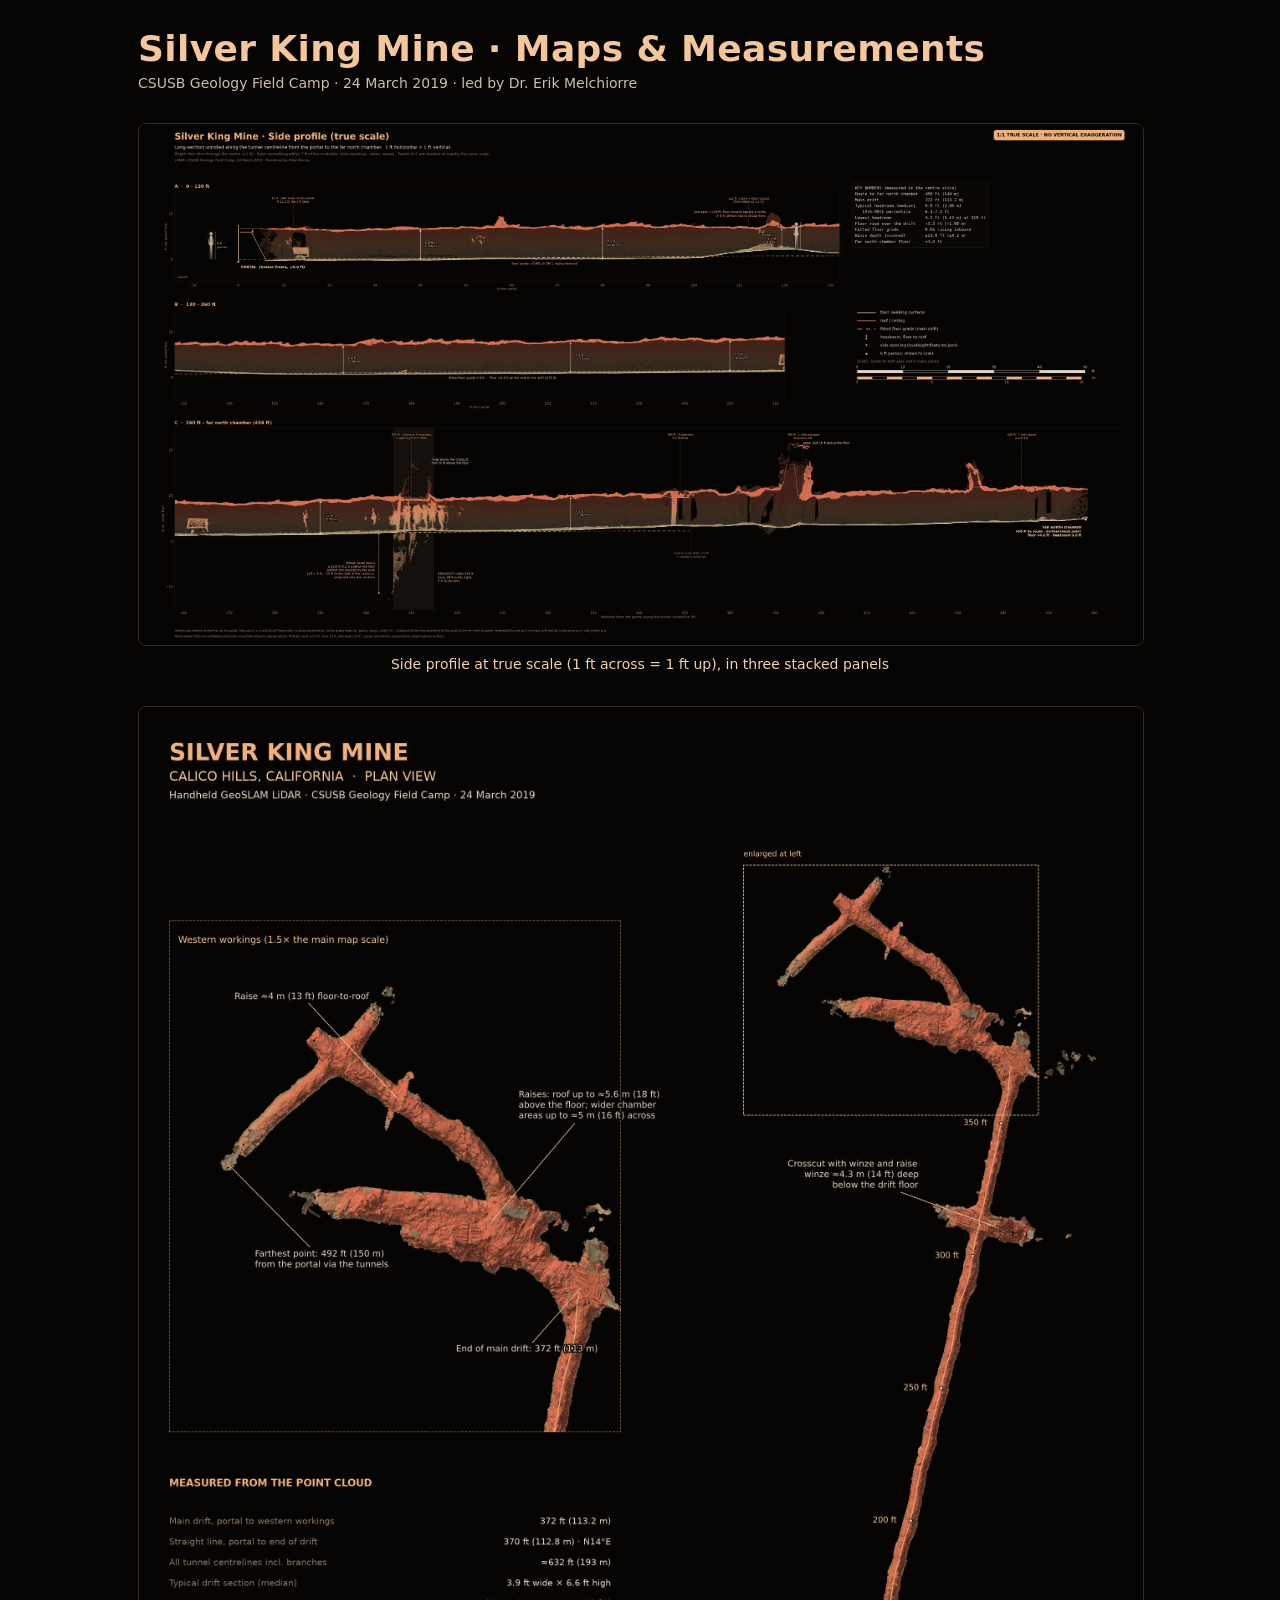
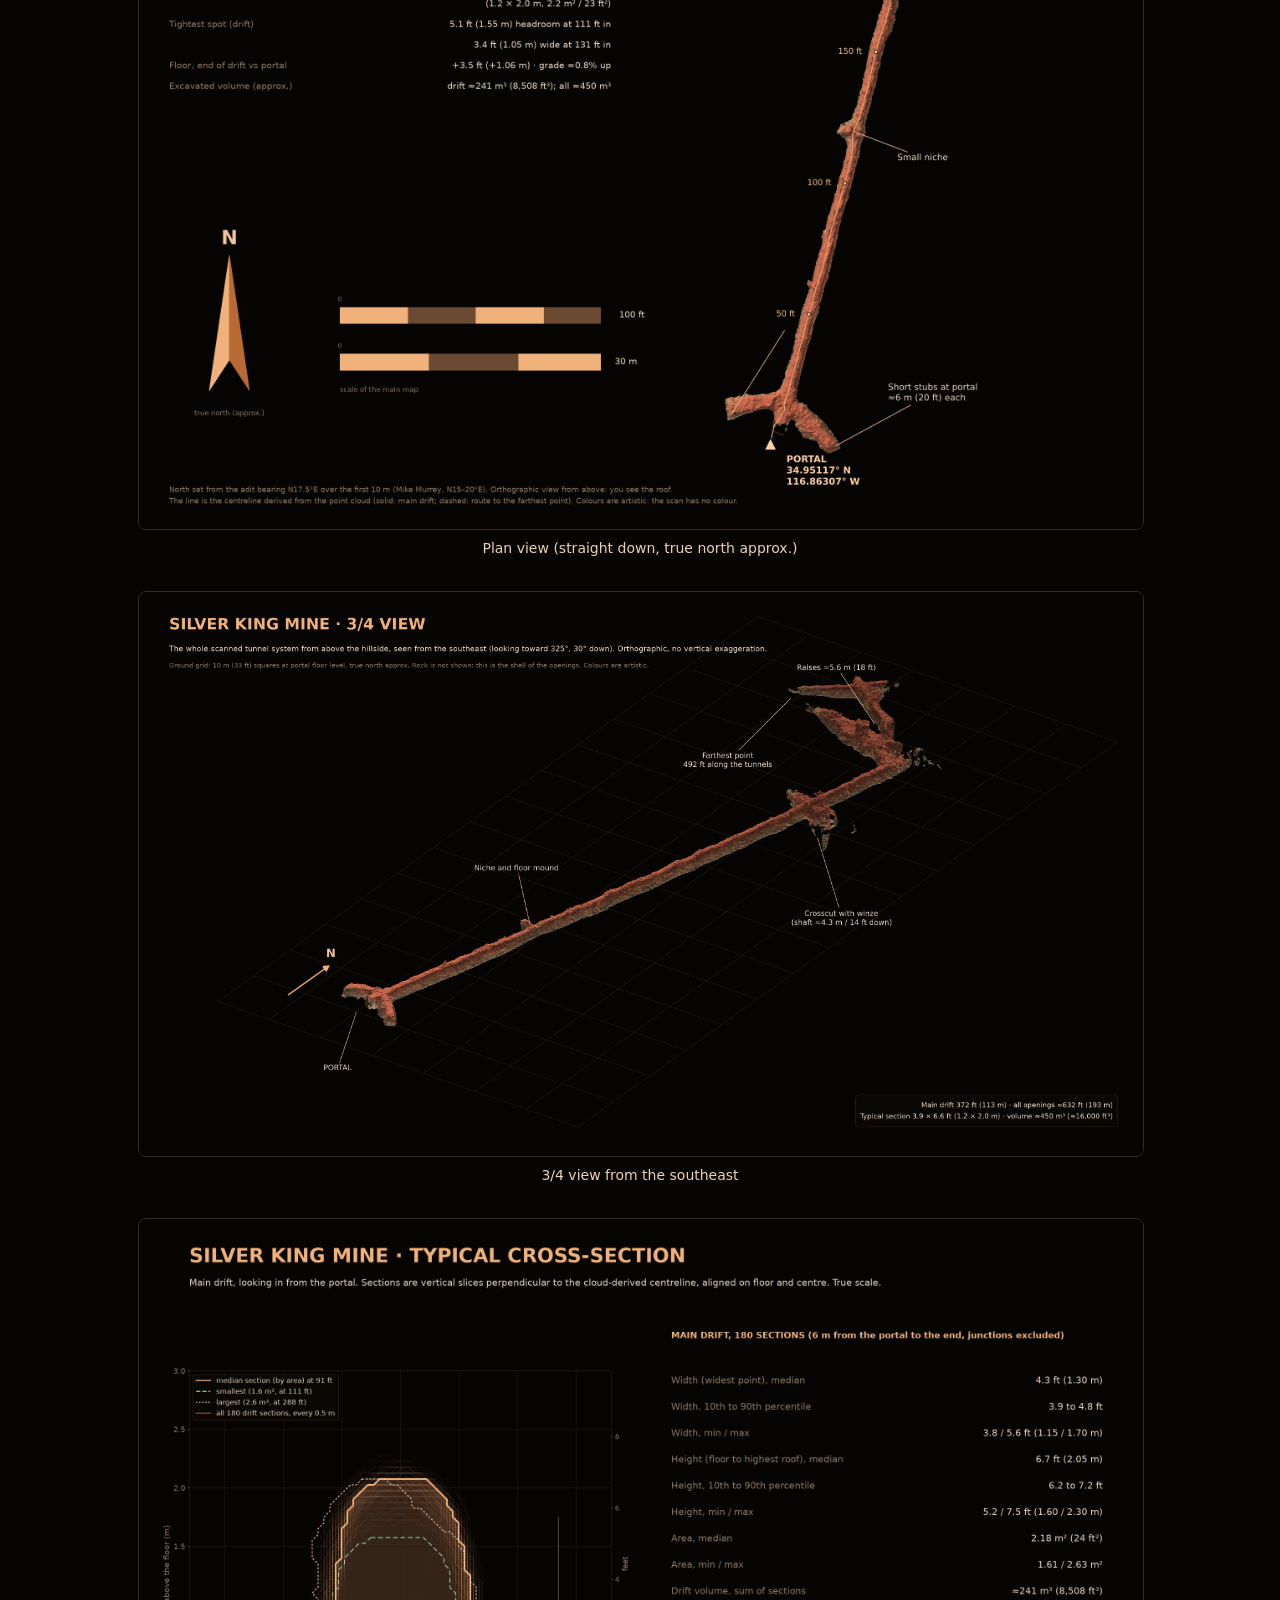
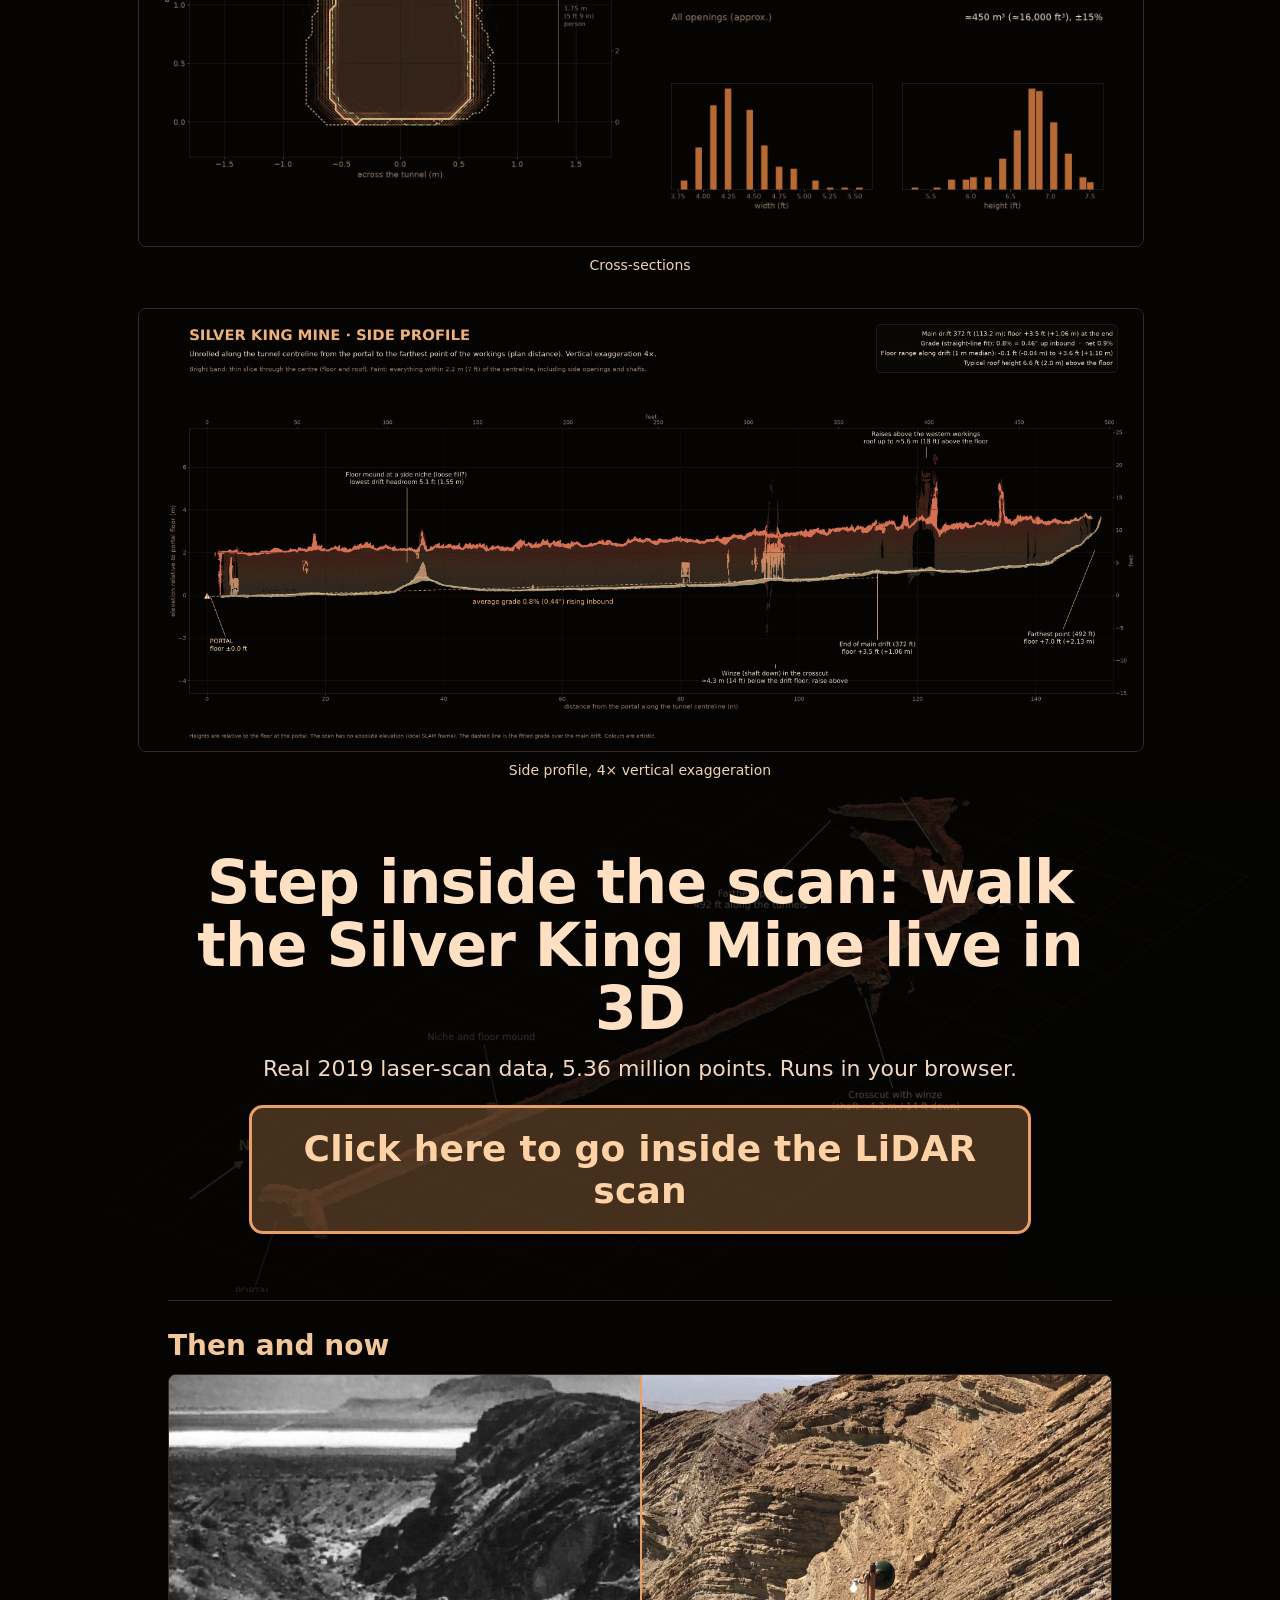
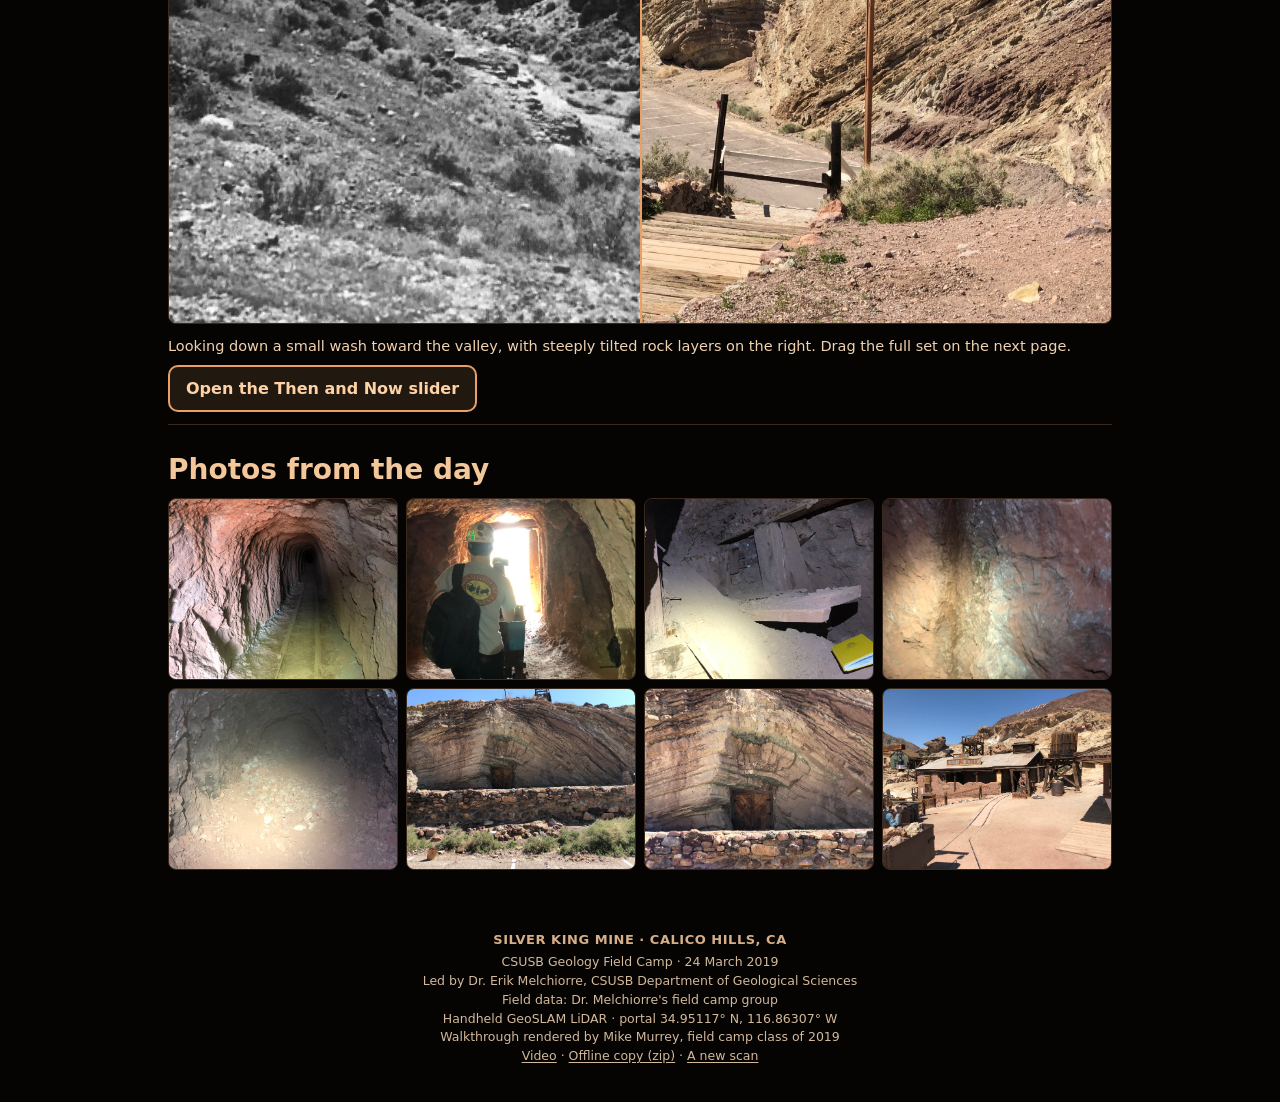
<file: index.html>
<!DOCTYPE html>
<html lang="en"><head><meta charset="utf-8">
<title>Silver King Mine, Calico: 2019 LiDAR scan</title>
<meta name="viewport" content="width=device-width,initial-scale=1">
<meta name="description" content="Side profile, plan, and cross-sections of the Silver King Mine, then the 2019 LiDAR walkthrough.">
<style>
html,body{margin:0;background:#050403;color:#e8d8c4;font-family:system-ui,Segoe UI,Helvetica,Arial,sans-serif}
img{max-width:100%;height:auto}
a{color:#f0b27a}
a:hover{color:#ffd2a6}
.maps{width:min(1040px,100%);margin:0 auto;padding:28px 18px 8px;box-sizing:border-box}
.maps h1{font-weight:600;font-size:clamp(26px,4vw,36px);margin:0 0 6px;color:#f3c79a;letter-spacing:.01em}
.credit{margin:0 0 18px;font-size:14px;opacity:.88}
.maps figure{margin:32px 0 8px}
.maps figure a{display:block}
.maps figure img{width:100%;height:auto;display:block;border-radius:8px;border:1px solid #3a2a1e;background:#0a0705}
.maps figcaption{margin-top:8px;text-align:center;font-size:14px;line-height:1.45;color:#f0d2b0}
.enter{position:relative;display:flex;flex-direction:column;align-items:center;justify-content:center;text-align:center;gap:14px;padding:54px 22px 58px;box-sizing:border-box;background:#120c09 url("assets/hero/oblique_3d.jpg") center/cover no-repeat}
.enter::before{content:"";position:absolute;inset:0;background:linear-gradient(100deg,rgba(5,4,3,.92) 0%,rgba(5,4,3,.78) 46%,rgba(5,4,3,.55) 100%)}
.enter h2,.enter p,.enter .go{position:relative;z-index:1}
.enter h2{margin:0;max-width:16em;font-size:clamp(34px,5.4vw,60px);font-weight:800;line-height:1.05;letter-spacing:-.015em;color:#ffe0c2}
.enter p{margin:0;max-width:36em;font-size:clamp(17px,2.3vw,22px);line-height:1.35;color:#f3d7bc}
.go{display:inline-block;max-width:min(720px,94vw);margin-top:8px;padding:20px 28px;border:3px solid #e9a066;border-radius:14px;background:rgba(233,160,102,.28);color:#ffd2a6;font-size:clamp(24px,4.2vw,36px);font-weight:800;letter-spacing:.2px;line-height:1.15;text-align:center;text-decoration:none}
.go:hover{background:rgba(233,160,102,.48);color:#fff}
.rest{width:min(980px,100%);margin:0 auto;padding:8px 18px 12px;box-sizing:border-box}
.rest section{padding:28px 0 8px;border-top:1px solid #3a2a1e}
.rest h2{margin:0 0 10px;font-size:clamp(22px,3vw,28px);font-weight:650;color:#f3c79a}
.more{display:inline-block;margin:8px 0 4px;padding:12px 16px;border:2px solid #e9a066;border-radius:10px;background:rgba(233,160,102,.12);color:#ffd2a6;font-weight:750;text-decoration:none}
.more:hover{background:rgba(233,160,102,.24);color:#fff}
.split{position:relative;display:block;margin:12px 0;border-radius:8px;overflow:hidden;border:1px solid #3a2a1e;background:#0a0705}
.split img{display:block;width:100%}
.split .clip{position:absolute;left:0;top:0;bottom:0;width:50%;overflow:hidden;border-right:2px solid #e9a066}
.split .clip img{width:200%;max-width:none;height:100%;object-fit:cover;object-position:left center}
.cap{margin:6px 0 0;font-size:14.5px;line-height:1.45;color:#f0d2b0}
.gallery{display:grid;grid-template-columns:1fr 1fr;gap:8px;margin:12px 0}
@media(min-width:800px){.gallery{grid-template-columns:repeat(4,1fr)}}
.gallery button{appearance:none;padding:0;border:1px solid #3a2a1e;border-radius:8px;background:#0a0705;cursor:pointer;overflow:hidden}
.gallery img{display:block;width:100%;height:180px;object-fit:cover}
@media(max-width:699px){.gallery img{height:140px}}
footer{padding:28px 18px 36px;text-align:center;font-size:12.5px;line-height:1.5;color:#f0d2b0;opacity:.88}
footer .place{display:block;margin-bottom:4px;font-size:13px;font-weight:700;letter-spacing:.04em;color:#f3c79a;opacity:1}
footer a{color:inherit;font-size:inherit;font-weight:400;text-decoration:underline;text-underline-offset:2px}
footer a:hover{color:inherit}
#lightbox{position:fixed;inset:0;z-index:20;background:rgba(5,4,3,.92);display:flex;align-items:center;justify-content:center;padding:18px;box-sizing:border-box}
#lightbox[hidden]{display:none}
#lightbox img{max-width:min(1100px,100%);max-height:86vh;border-radius:8px;border:1px solid #3a2a1e}
#lightbox .x{position:absolute;top:12px;right:12px;appearance:none;background:rgba(10,7,5,.8);color:#ffd2a6;border:1px solid #e9a066;border-radius:8px;padding:8px 12px;font:700 14px system-ui,sans-serif;cursor:pointer}
</style></head>
<body>
<article class="maps" id="maps">
<h1>Silver King Mine · Maps &amp; Measurements</h1>
<p class="credit">CSUSB Geology Field Camp · 24 March 2019 · led by Dr. Erik Melchiorre</p>
<figure>
<a href="renders/side_profile_true.png"><img src="renders/side_profile_true_preview.jpg" alt="Side profile of the Silver King Mine at true scale, in three stacked panels"></a>
<figcaption>Side profile at true scale (1 ft across = 1 ft up), in three stacked panels</figcaption>
</figure>
<figure>
<a href="renders/plan_view.png"><img src="renders/plan_view.png" alt="Plan view of the Silver King Mine, straight down, true north approximate" loading="lazy"></a>
<figcaption>Plan view (straight down, true north approx.)</figcaption>
</figure>
<figure>
<a href="renders/oblique_3d.png"><img src="renders/oblique_3d.png" alt="Three-quarter view of the Silver King Mine from the southeast" loading="lazy"></a>
<figcaption>3/4 view from the southeast</figcaption>
</figure>
<figure>
<a href="renders/cross_section.png"><img src="renders/cross_section.png" alt="Cross-sections of the Silver King Mine drift" loading="lazy"></a>
<figcaption>Cross-sections</figcaption>
</figure>
<figure>
<a href="renders/side_profile.png"><img src="renders/side_profile.png" alt="Side profile along the Silver King Mine tunnel, four times vertical exaggeration" loading="lazy"></a>
<figcaption>Side profile, 4× vertical exaggeration</figcaption>
</figure>
</article>
<section class="enter" id="enter">
<h2>Step inside the scan: walk the Silver King Mine live in 3D</h2>
<p>Real 2019 laser-scan data, 5.36 million points. Runs in your browser.</p>
<a class="go" href="walk.html">Click here to go inside the LiDAR scan</a>
</section>
<div class="rest">
<section id="then">
<h2>Then and now</h2>
<a class="split" href="slider.html" aria-label="Preview of the wash and tilted rocks, then and now">
<img src="assets/pairs/pair01_new.jpg" alt="" width="1600" height="930">
<span class="clip"><img src="assets/pairs/pair01_old.jpg" alt="A wash and tilted rock layers: black-and-white print beside the colour photo"></span>
</a>
<p class="cap">Looking down a small wash toward the valley, with steeply tilted rock layers on the right. Drag the full set on the next page.</p>
<a class="more" href="slider.html">Open the Then and Now slider</a>
</section>
<section id="photos">
<h2>Photos from the day</h2>
<div class="gallery">
<button type="button" data-full="assets/photos/IMG_2933.jpg"><img src="assets/photos/IMG_2933.jpg" alt="2019 field-camp photo IMG_2933" loading="lazy" width="1400" height="1866"></button>
<button type="button" data-full="assets/photos/IMG_2944.jpg"><img src="assets/photos/IMG_2944.jpg" alt="2019 field-camp photo IMG_2944" loading="lazy" width="1400" height="1050"></button>
<button type="button" data-full="assets/photos/IMG_2956.jpg"><img src="assets/photos/IMG_2956.jpg" alt="2019 field-camp photo IMG_2956" loading="lazy" width="1400" height="1866"></button>
<button type="button" data-full="assets/photos/IMG_2959.jpg"><img src="assets/photos/IMG_2959.jpg" alt="2019 field-camp photo IMG_2959" loading="lazy" width="1400" height="1866"></button>
<button type="button" data-full="assets/photos/IMG_2960.jpg"><img src="assets/photos/IMG_2960.jpg" alt="2019 field-camp photo IMG_2960" loading="lazy" width="1400" height="1866"></button>
<button type="button" data-full="assets/photos/IMG_3009.jpg"><img src="assets/photos/IMG_3009.jpg" alt="2019 field-camp photo IMG_3009" loading="lazy" width="1400" height="1050"></button>
<button type="button" data-full="assets/photos/IMG_3010.jpg"><img src="assets/photos/IMG_3010.jpg" alt="2019 field-camp photo IMG_3010" loading="lazy" width="1400" height="1050"></button>
<button type="button" data-full="assets/photos/IMG_3035.jpg"><img src="assets/photos/IMG_3035.jpg" alt="2019 field-camp photo IMG_3035" loading="lazy" width="1400" height="1050"></button>
</div>
</section>
</div>
<footer>
<span class="place">SILVER KING MINE · CALICO HILLS, CA</span>
CSUSB Geology Field Camp · 24 March 2019<br>
Led by Dr. Erik Melchiorre, CSUSB Department of Geological Sciences<br>
Field data: Dr. Melchiorre's field camp group<br>
Handheld GeoSLAM LiDAR · portal 34.95117° N, 116.86307° W<br>
Walkthrough rendered by Mike Murrey, field camp class of 2019<br>
<a href="media/walkthrough-desktop.mp4" target="_blank" rel="noopener">Video</a>
 · <a href="download/calico-silver-king-offline.zip">Offline copy (zip)</a>
 · <a href="make.html">A new scan</a>
</footer>
<div id="lightbox" hidden>
<button type="button" class="x">Close</button>
<img alt="">
</div>
<script>
(function(){
'use strict';
var box=document.getElementById('lightbox'), pic=box.querySelector('img'), closeBtn=box.querySelector('.x');
function open(src, alt){
  pic.src=src; pic.alt=alt||'';
  box.hidden=false;
  closeBtn.focus();
}
function shut(){ box.hidden=true; pic.removeAttribute('src'); }
document.querySelectorAll('.gallery button').forEach(function(b){
  b.addEventListener('click', function(){ open(b.getAttribute('data-full'), b.querySelector('img').alt); });
});
closeBtn.addEventListener('click', shut);
box.addEventListener('click', function(e){ if(e.target===box) shut(); });
document.addEventListener('keydown', function(e){ if(e.key==='Escape' && !box.hidden) shut(); });
})();
</script>
</body></html>
</file>
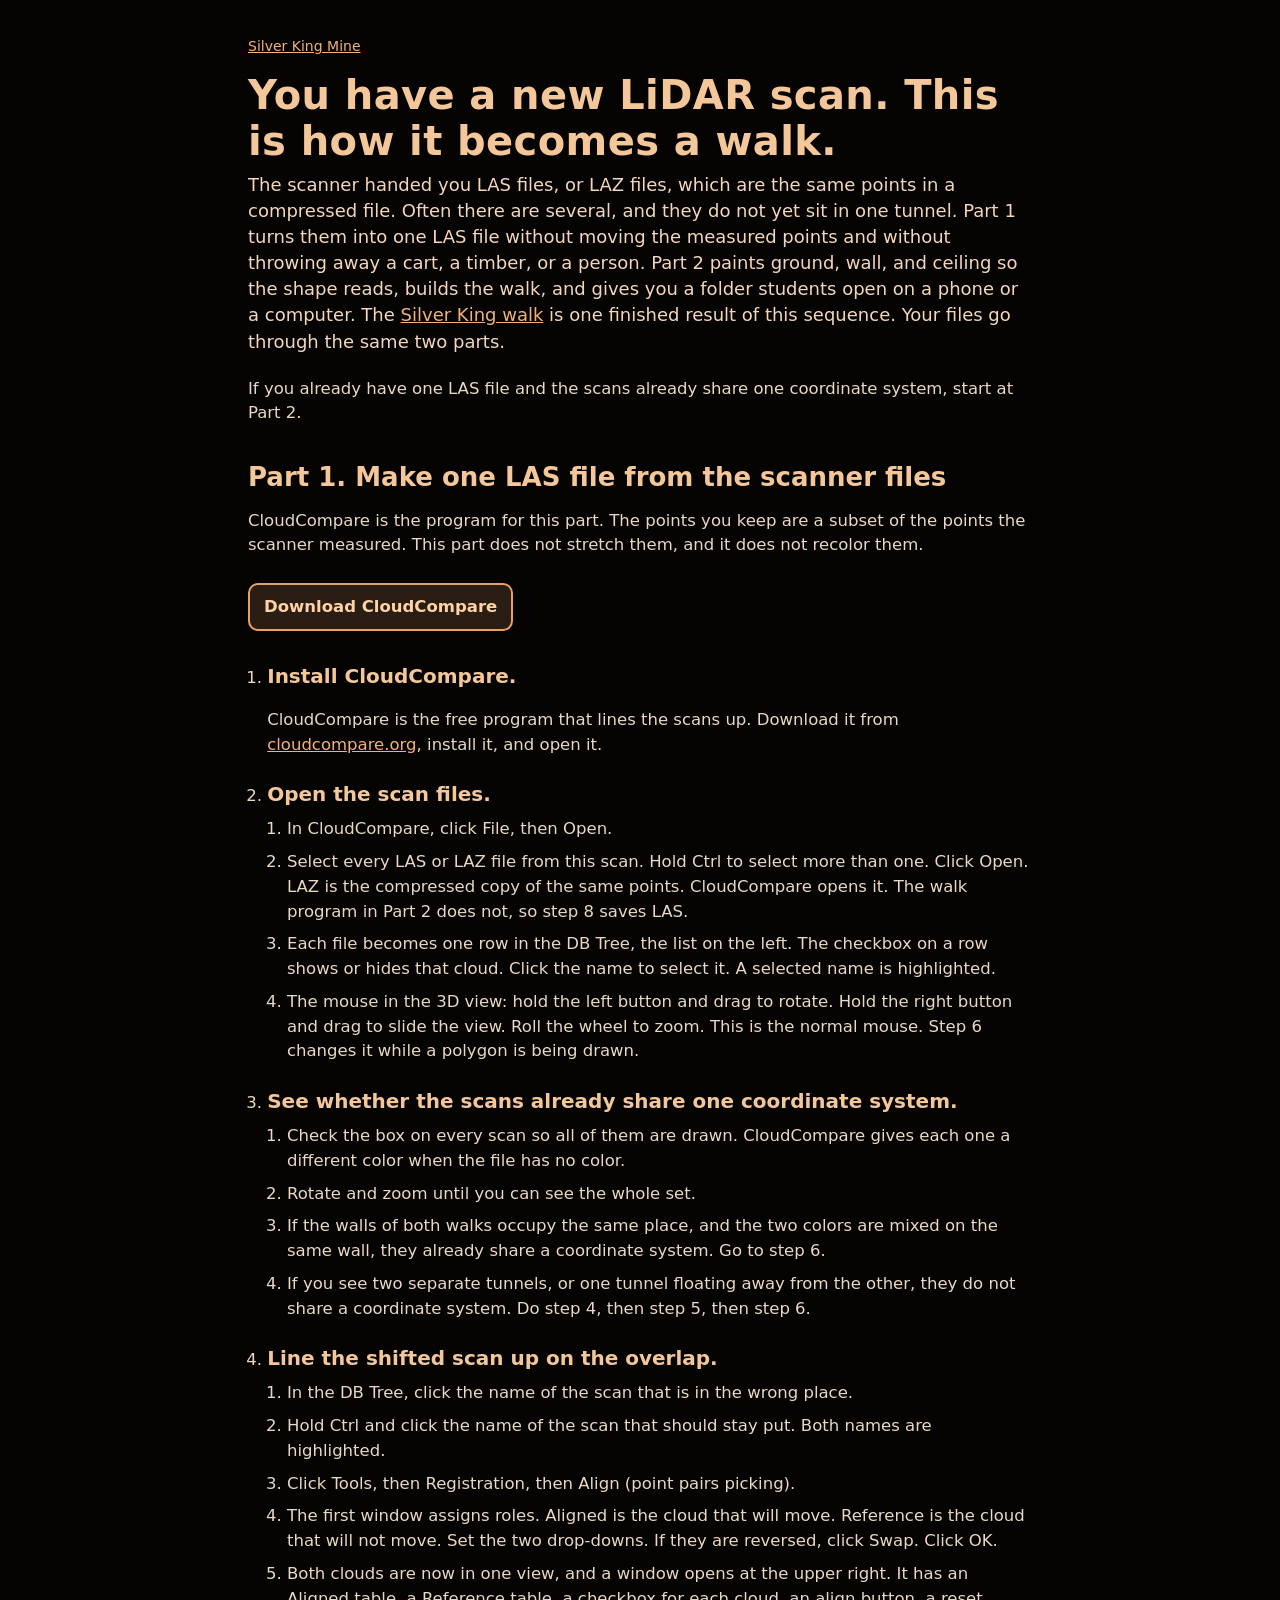
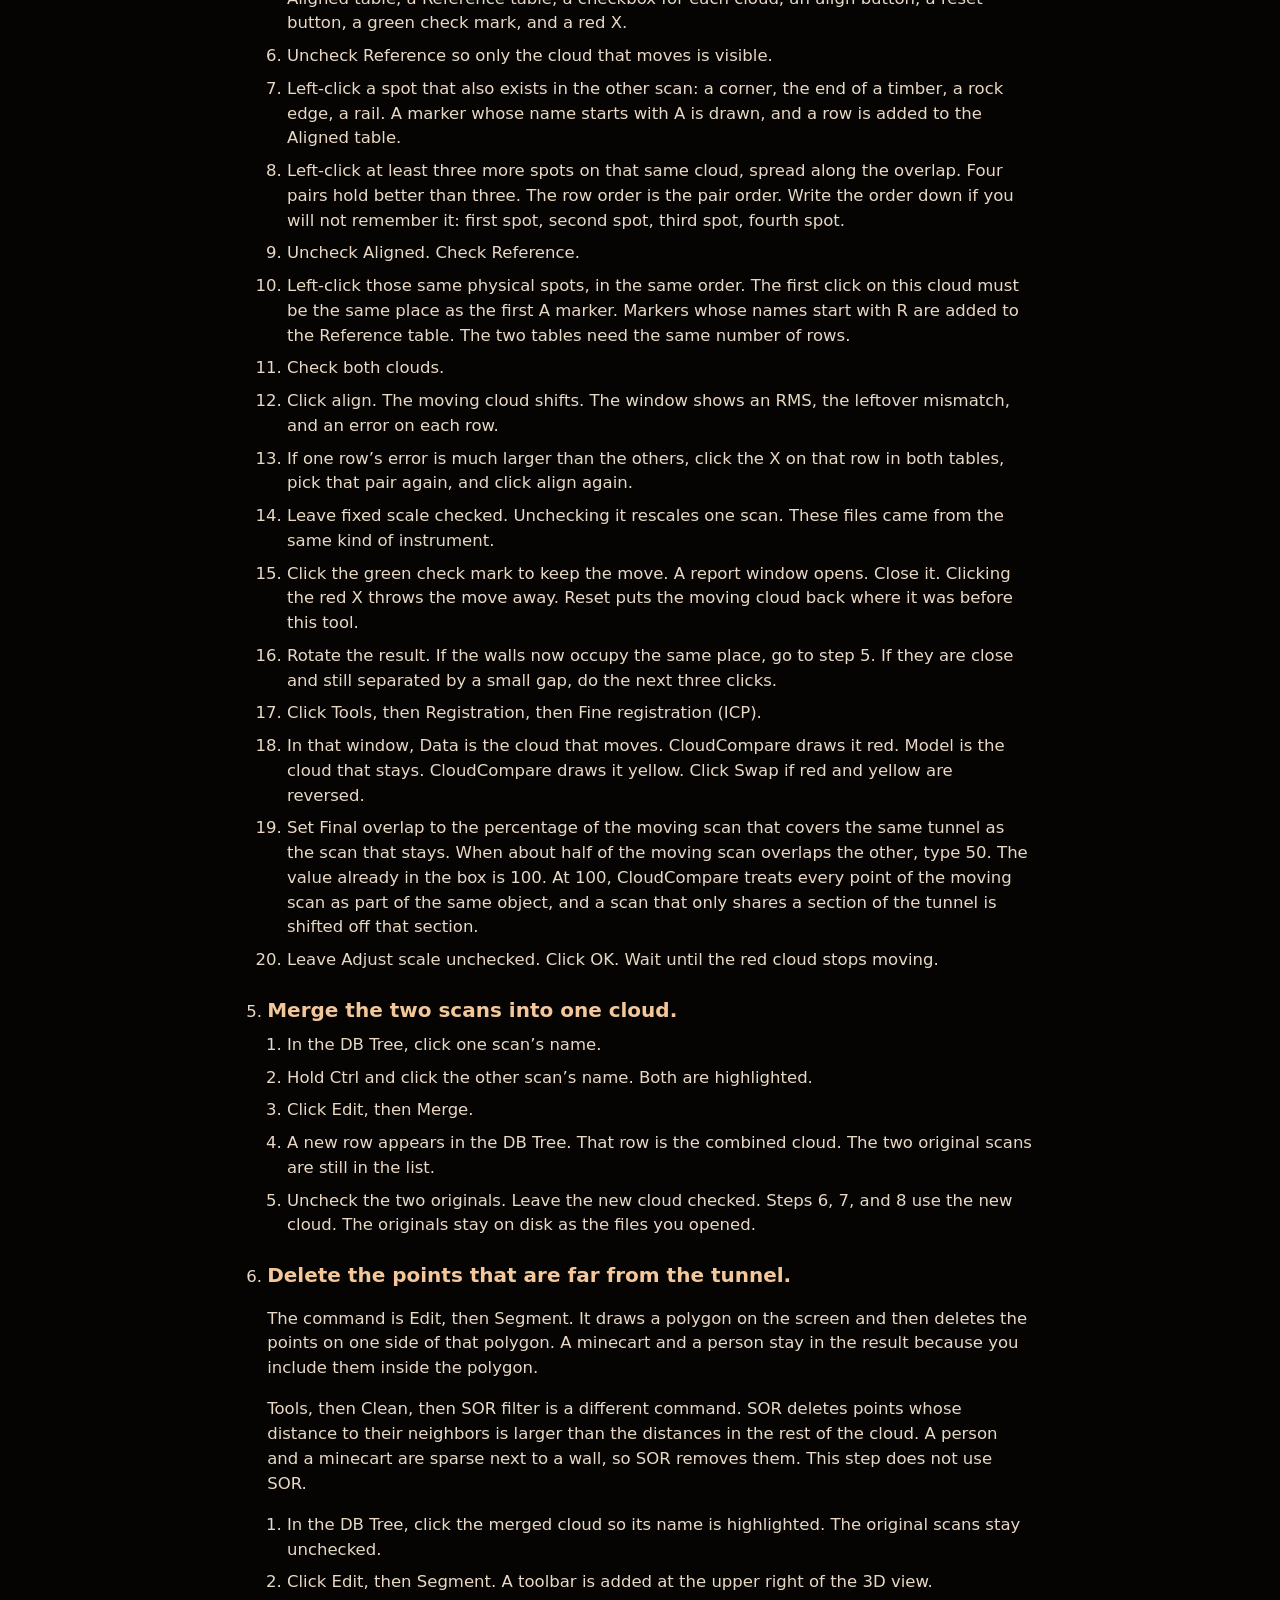
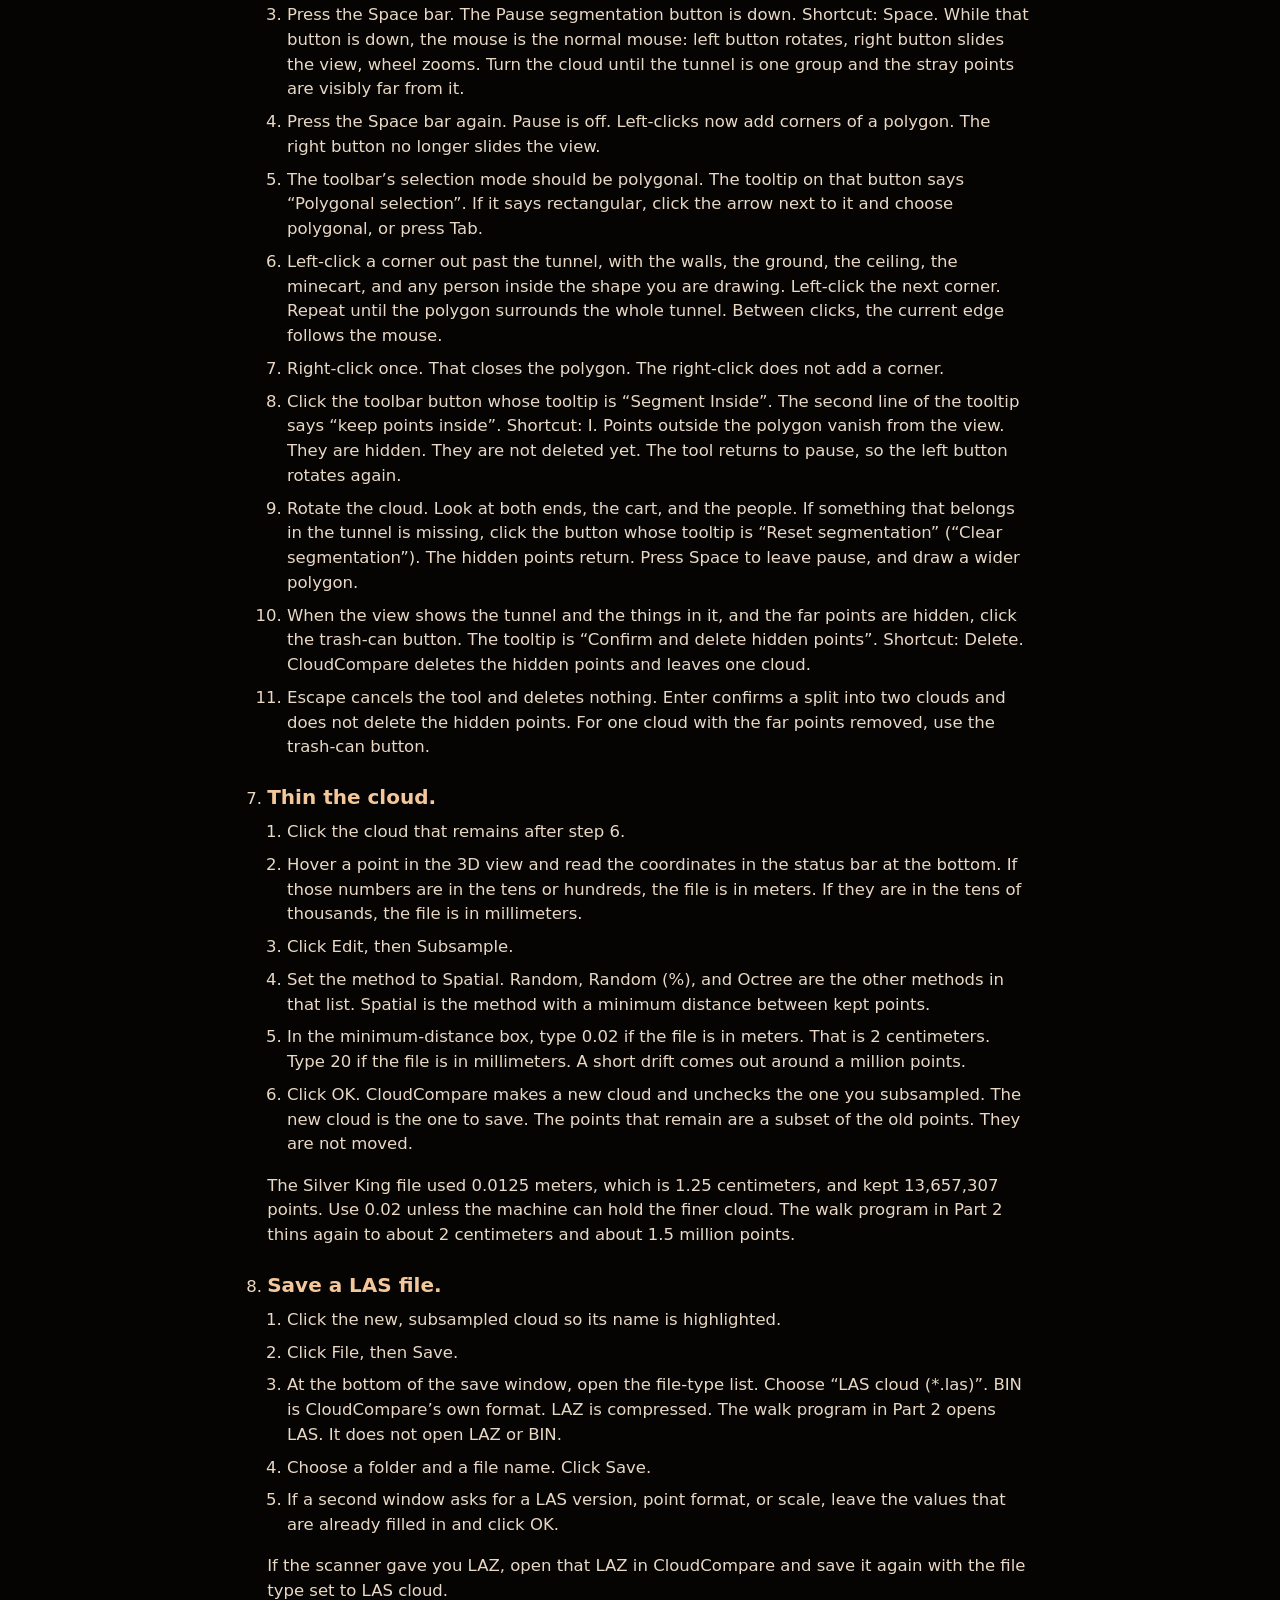
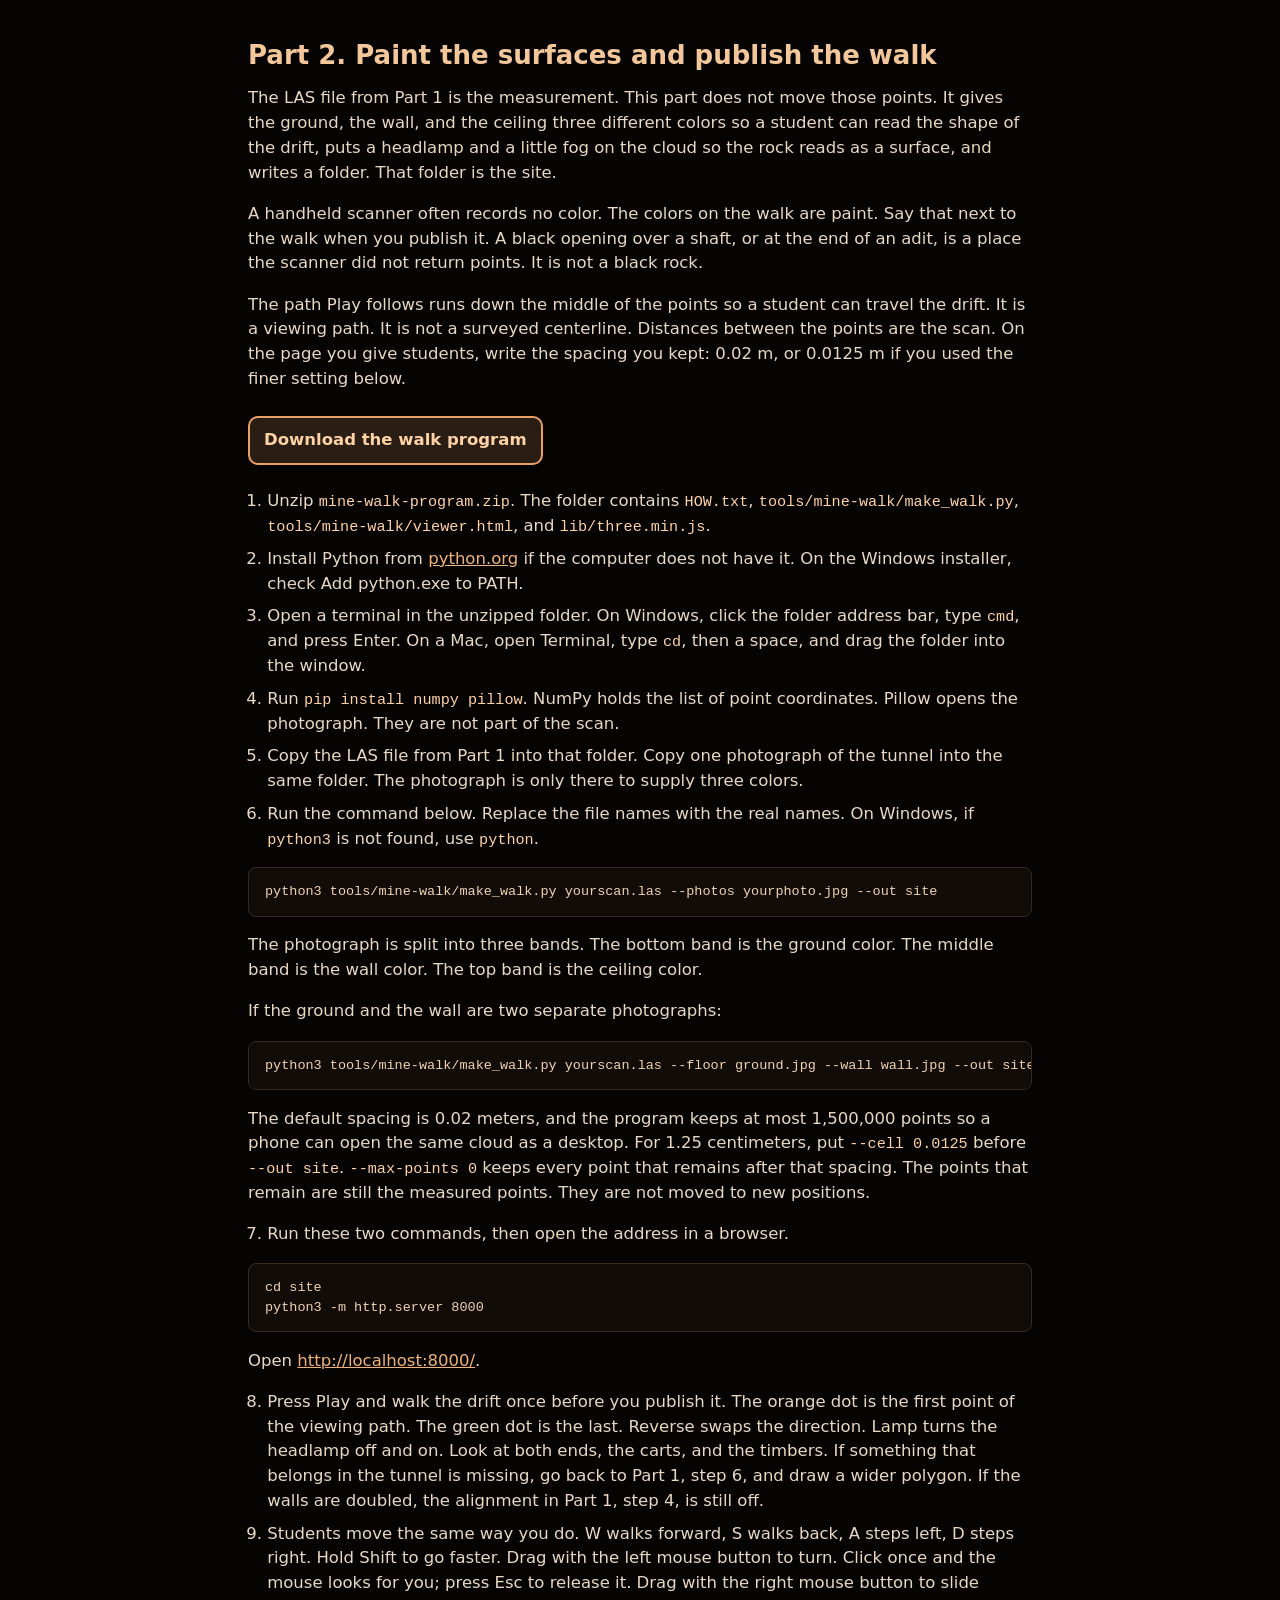
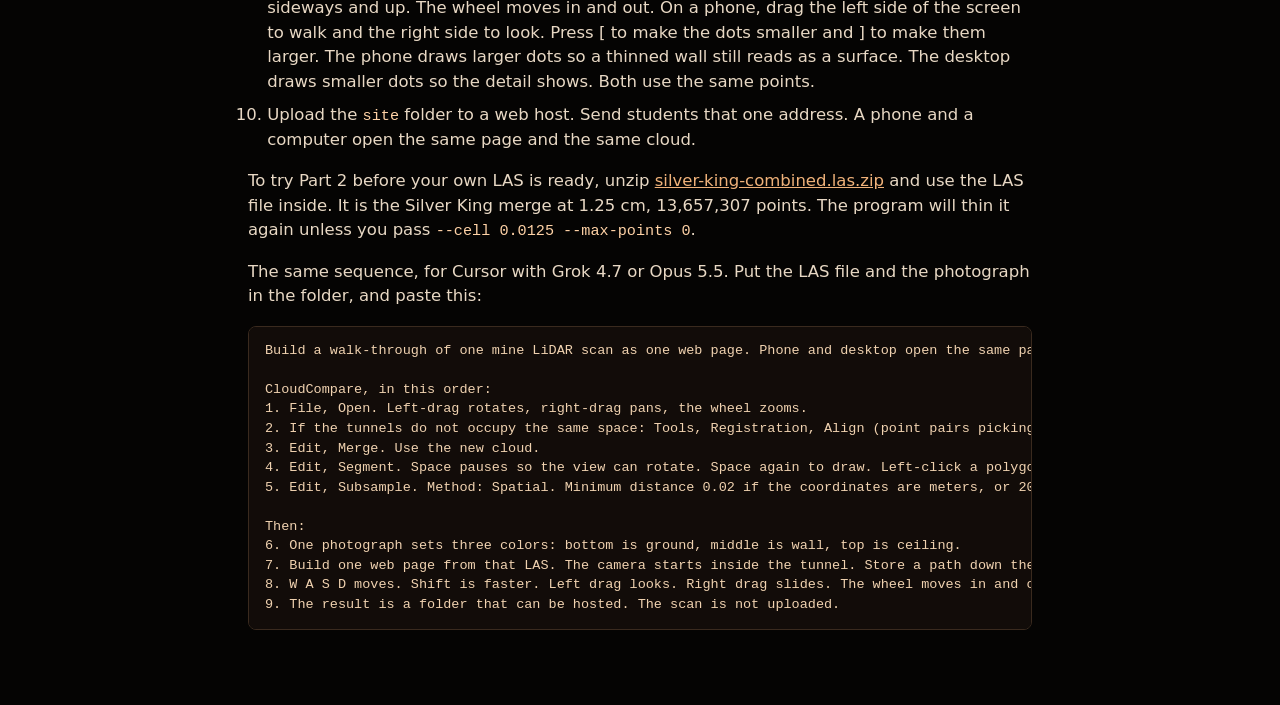
<file: make.html>
<!DOCTYPE html>
<html lang="en">
<head>
<meta charset="utf-8">
<title>A new LiDAR scan: from the files to a walk</title>
<meta name="viewport" content="width=device-width, initial-scale=1">
<meta name="description" content="Turn LAS or LAZ from a new scan into one cloud, then into a walk students can open. The points stay the measured points.">
<style>
html,body{margin:0;background:#050403;color:#e8d8c4;font-family:system-ui,Segoe UI,Helvetica,Arial,sans-serif}
a{color:#f0b27a}
a:hover{color:#ffd2a6}
main{width:min(820px,100%);margin:0 auto;padding:36px 18px 64px;box-sizing:border-box}
h1{font-weight:650;font-size:clamp(28px,4vw,40px);margin:0 0 8px;color:#f3c79a;letter-spacing:.01em}
.lead{margin:0 0 22px;font-size:18px;line-height:1.45;color:#f3d7bc}
h2{margin:36px 0 10px;font-size:26px;font-weight:650;color:#f3c79a}
h3{margin:0 0 8px;font-size:20px;font-weight:650;color:#f3c79a}
p,li{font-size:16.5px;line-height:1.5}
ol{padding-left:1.2em}
li{margin:8px 0}
ol.steps > li{margin:22px 0}
code,pre{font-family:ui-monospace,SFMono-Regular,Menlo,Consolas,monospace}
p code,li code{font-size:.92em;color:#ffd2a6}
pre{margin:12px 0;padding:14px 16px;overflow:auto;background:#120c09;border:1px solid #3a2a1e;border-radius:8px;color:#f0d2b0;font-size:13.5px;line-height:1.45}
.back{display:inline-block;margin-bottom:18px;font-size:14px}
a.dl{display:inline-block;margin:8px 12px 8px 0;padding:10px 14px;border:2px solid #e9a066;border-radius:10px;background:rgba(233,160,102,.16);color:#ffd2a6;font-weight:750;text-decoration:none}
a.dl:hover{background:rgba(233,160,102,.35);color:#fff}
</style>
</head>
<body>
<main>
<a class="back" href="index.html">Silver King Mine</a>
<h1>You have a new LiDAR scan. This is how it becomes a walk.</h1>
<p class="lead">The scanner handed you LAS files, or LAZ files, which are the same points in a compressed file. Often there are several, and they do not yet sit in one tunnel. Part 1 turns them into one LAS file without moving the measured points and without throwing away a cart, a timber, or a person. Part 2 paints ground, wall, and ceiling so the shape reads, builds the walk, and gives you a folder students open on a phone or a computer. The <a href="walk.html">Silver King walk</a> is one finished result of this sequence. Your files go through the same two parts.</p>
<p>If you already have one LAS file and the scans already share one coordinate system, start at Part 2.</p>

<h2>Part 1. Make one LAS file from the scanner files</h2>
<p>CloudCompare is the program for this part. The points you keep are a subset of the points the scanner measured. This part does not stretch them, and it does not recolor them.</p>
<p><a class="dl" href="https://www.cloudcompare.org/">Download CloudCompare</a></p>
<ol class="steps">
<li>
<h3>Install CloudCompare.</h3>
<p>CloudCompare is the free program that lines the scans up. Download it from <a href="https://www.cloudcompare.org/">cloudcompare.org</a>, install it, and open it.</p>
</li>
<li>
<h3>Open the scan files.</h3>
<ol>
<li>In CloudCompare, click File, then Open.</li>
<li>Select every LAS or LAZ file from this scan. Hold Ctrl to select more than one. Click Open. LAZ is the compressed copy of the same points. CloudCompare opens it. The walk program in Part 2 does not, so step 8 saves LAS.</li>
<li>Each file becomes one row in the DB Tree, the list on the left. The checkbox on a row shows or hides that cloud. Click the name to select it. A selected name is highlighted.</li>
<li>The mouse in the 3D view: hold the left button and drag to rotate. Hold the right button and drag to slide the view. Roll the wheel to zoom. This is the normal mouse. Step 6 changes it while a polygon is being drawn.</li>
</ol>
</li>
<li>
<h3>See whether the scans already share one coordinate system.</h3>
<ol>
<li>Check the box on every scan so all of them are drawn. CloudCompare gives each one a different color when the file has no color.</li>
<li>Rotate and zoom until you can see the whole set.</li>
<li>If the walls of both walks occupy the same place, and the two colors are mixed on the same wall, they already share a coordinate system. Go to step 6.</li>
<li>If you see two separate tunnels, or one tunnel floating away from the other, they do not share a coordinate system. Do step 4, then step 5, then step 6.</li>
</ol>
</li>
<li>
<h3>Line the shifted scan up on the overlap.</h3>
<ol>
<li>In the DB Tree, click the name of the scan that is in the wrong place.</li>
<li>Hold Ctrl and click the name of the scan that should stay put. Both names are highlighted.</li>
<li>Click Tools, then Registration, then Align (point pairs picking).</li>
<li>The first window assigns roles. Aligned is the cloud that will move. Reference is the cloud that will not move. Set the two drop-downs. If they are reversed, click Swap. Click OK.</li>
<li>Both clouds are now in one view, and a window opens at the upper right. It has an Aligned table, a Reference table, a checkbox for each cloud, an align button, a reset button, a green check mark, and a red X.</li>
<li>Uncheck Reference so only the cloud that moves is visible.</li>
<li>Left-click a spot that also exists in the other scan: a corner, the end of a timber, a rock edge, a rail. A marker whose name starts with A is drawn, and a row is added to the Aligned table.</li>
<li>Left-click at least three more spots on that same cloud, spread along the overlap. Four pairs hold better than three. The row order is the pair order. Write the order down if you will not remember it: first spot, second spot, third spot, fourth spot.</li>
<li>Uncheck Aligned. Check Reference.</li>
<li>Left-click those same physical spots, in the same order. The first click on this cloud must be the same place as the first A marker. Markers whose names start with R are added to the Reference table. The two tables need the same number of rows.</li>
<li>Check both clouds.</li>
<li>Click align. The moving cloud shifts. The window shows an RMS, the leftover mismatch, and an error on each row.</li>
<li>If one row’s error is much larger than the others, click the X on that row in both tables, pick that pair again, and click align again.</li>
<li>Leave fixed scale checked. Unchecking it rescales one scan. These files came from the same kind of instrument.</li>
<li>Click the green check mark to keep the move. A report window opens. Close it. Clicking the red X throws the move away. Reset puts the moving cloud back where it was before this tool.</li>
<li>Rotate the result. If the walls now occupy the same place, go to step 5. If they are close and still separated by a small gap, do the next three clicks.</li>
<li>Click Tools, then Registration, then Fine registration (ICP).</li>
<li>In that window, Data is the cloud that moves. CloudCompare draws it red. Model is the cloud that stays. CloudCompare draws it yellow. Click Swap if red and yellow are reversed.</li>
<li>Set Final overlap to the percentage of the moving scan that covers the same tunnel as the scan that stays. When about half of the moving scan overlaps the other, type 50. The value already in the box is 100. At 100, CloudCompare treats every point of the moving scan as part of the same object, and a scan that only shares a section of the tunnel is shifted off that section.</li>
<li>Leave Adjust scale unchecked. Click OK. Wait until the red cloud stops moving.</li>
</ol>
</li>
<li>
<h3>Merge the two scans into one cloud.</h3>
<ol>
<li>In the DB Tree, click one scan’s name.</li>
<li>Hold Ctrl and click the other scan’s name. Both are highlighted.</li>
<li>Click Edit, then Merge.</li>
<li>A new row appears in the DB Tree. That row is the combined cloud. The two original scans are still in the list.</li>
<li>Uncheck the two originals. Leave the new cloud checked. Steps 6, 7, and 8 use the new cloud. The originals stay on disk as the files you opened.</li>
</ol>
</li>
<li>
<h3>Delete the points that are far from the tunnel.</h3>
<p>The command is Edit, then Segment. It draws a polygon on the screen and then deletes the points on one side of that polygon. A minecart and a person stay in the result because you include them inside the polygon.</p>
<p>Tools, then Clean, then SOR filter is a different command. SOR deletes points whose distance to their neighbors is larger than the distances in the rest of the cloud. A person and a minecart are sparse next to a wall, so SOR removes them. This step does not use SOR.</p>
<ol>
<li>In the DB Tree, click the merged cloud so its name is highlighted. The original scans stay unchecked.</li>
<li>Click Edit, then Segment. A toolbar is added at the upper right of the 3D view.</li>
<li>Press the Space bar. The Pause segmentation button is down. Shortcut: Space. While that button is down, the mouse is the normal mouse: left button rotates, right button slides the view, wheel zooms. Turn the cloud until the tunnel is one group and the stray points are visibly far from it.</li>
<li>Press the Space bar again. Pause is off. Left-clicks now add corners of a polygon. The right button no longer slides the view.</li>
<li>The toolbar’s selection mode should be polygonal. The tooltip on that button says “Polygonal selection”. If it says rectangular, click the arrow next to it and choose polygonal, or press Tab.</li>
<li>Left-click a corner out past the tunnel, with the walls, the ground, the ceiling, the minecart, and any person inside the shape you are drawing. Left-click the next corner. Repeat until the polygon surrounds the whole tunnel. Between clicks, the current edge follows the mouse.</li>
<li>Right-click once. That closes the polygon. The right-click does not add a corner.</li>
<li>Click the toolbar button whose tooltip is “Segment Inside”. The second line of the tooltip says “keep points inside”. Shortcut: I. Points outside the polygon vanish from the view. They are hidden. They are not deleted yet. The tool returns to pause, so the left button rotates again.</li>
<li>Rotate the cloud. Look at both ends, the cart, and the people. If something that belongs in the tunnel is missing, click the button whose tooltip is “Reset segmentation” (“Clear segmentation”). The hidden points return. Press Space to leave pause, and draw a wider polygon.</li>
<li>When the view shows the tunnel and the things in it, and the far points are hidden, click the trash-can button. The tooltip is “Confirm and delete hidden points”. Shortcut: Delete. CloudCompare deletes the hidden points and leaves one cloud.</li>
<li>Escape cancels the tool and deletes nothing. Enter confirms a split into two clouds and does not delete the hidden points. For one cloud with the far points removed, use the trash-can button.</li>
</ol>
</li>
<li>
<h3>Thin the cloud.</h3>
<ol>
<li>Click the cloud that remains after step 6.</li>
<li>Hover a point in the 3D view and read the coordinates in the status bar at the bottom. If those numbers are in the tens or hundreds, the file is in meters. If they are in the tens of thousands, the file is in millimeters.</li>
<li>Click Edit, then Subsample.</li>
<li>Set the method to Spatial. Random, Random (%), and Octree are the other methods in that list. Spatial is the method with a minimum distance between kept points.</li>
<li>In the minimum-distance box, type 0.02 if the file is in meters. That is 2 centimeters. Type 20 if the file is in millimeters. A short drift comes out around a million points.</li>
<li>Click OK. CloudCompare makes a new cloud and unchecks the one you subsampled. The new cloud is the one to save. The points that remain are a subset of the old points. They are not moved.</li>
</ol>
<p>The Silver King file used 0.0125 meters, which is 1.25 centimeters, and kept 13,657,307 points. Use 0.02 unless the machine can hold the finer cloud. The walk program in Part 2 thins again to about 2 centimeters and about 1.5 million points.</p>
</li>
<li>
<h3>Save a LAS file.</h3>
<ol>
<li>Click the new, subsampled cloud so its name is highlighted.</li>
<li>Click File, then Save.</li>
<li>At the bottom of the save window, open the file-type list. Choose “LAS cloud (*.las)”. BIN is CloudCompare’s own format. LAZ is compressed. The walk program in Part 2 opens LAS. It does not open LAZ or BIN.</li>
<li>Choose a folder and a file name. Click Save.</li>
<li>If a second window asks for a LAS version, point format, or scale, leave the values that are already filled in and click OK.</li>
</ol>
<p>If the scanner gave you LAZ, open that LAZ in CloudCompare and save it again with the file type set to LAS cloud.</p>
</li>
</ol>

<h2>Part 2. Paint the surfaces and publish the walk</h2>
<p>The LAS file from Part 1 is the measurement. This part does not move those points. It gives the ground, the wall, and the ceiling three different colors so a student can read the shape of the drift, puts a headlamp and a little fog on the cloud so the rock reads as a surface, and writes a folder. That folder is the site.</p>
<p>A handheld scanner often records no color. The colors on the walk are paint. Say that next to the walk when you publish it. A black opening over a shaft, or at the end of an adit, is a place the scanner did not return points. It is not a black rock.</p>
<p>The path Play follows runs down the middle of the points so a student can travel the drift. It is a viewing path. It is not a surveyed centerline. Distances between the points are the scan. On the page you give students, write the spacing you kept: 0.02 m, or 0.0125 m if you used the finer setting below.</p>
<p><a class="dl" href="download/mine-walk-program.zip">Download the walk program</a></p>
<ol>
<li>Unzip <code>mine-walk-program.zip</code>. The folder contains <code>HOW.txt</code>, <code>tools/mine-walk/make_walk.py</code>, <code>tools/mine-walk/viewer.html</code>, and <code>lib/three.min.js</code>.</li>
<li>Install Python from <a href="https://www.python.org/downloads/">python.org</a> if the computer does not have it. On the Windows installer, check Add python.exe to PATH.</li>
<li>Open a terminal in the unzipped folder. On Windows, click the folder address bar, type <code>cmd</code>, and press Enter. On a Mac, open Terminal, type <code>cd</code>, then a space, and drag the folder into the window.</li>
<li>Run <code>pip install numpy pillow</code>. NumPy holds the list of point coordinates. Pillow opens the photograph. They are not part of the scan.</li>
<li>Copy the LAS file from Part 1 into that folder. Copy one photograph of the tunnel into the same folder. The photograph is only there to supply three colors.</li>
<li>Run the command below. Replace the file names with the real names. On Windows, if <code>python3</code> is not found, use <code>python</code>.</li>
</ol>
<pre>python3 tools/mine-walk/make_walk.py yourscan.las --photos yourphoto.jpg --out site</pre>
<p>The photograph is split into three bands. The bottom band is the ground color. The middle band is the wall color. The top band is the ceiling color.</p>
<p>If the ground and the wall are two separate photographs:</p>
<pre>python3 tools/mine-walk/make_walk.py yourscan.las --floor ground.jpg --wall wall.jpg --out site</pre>
<p>The default spacing is 0.02 meters, and the program keeps at most 1,500,000 points so a phone can open the same cloud as a desktop. For 1.25 centimeters, put <code>--cell 0.0125</code> before <code>--out site</code>. <code>--max-points 0</code> keeps every point that remains after that spacing. The points that remain are still the measured points. They are not moved to new positions.</p>
<ol start="7">
<li>Run these two commands, then open the address in a browser.</li>
</ol>
<pre>cd site
python3 -m http.server 8000</pre>
<p>Open <a href="http://localhost:8000/">http://localhost:8000/</a>.</p>
<ol start="8">
<li>Press Play and walk the drift once before you publish it. The orange dot is the first point of the viewing path. The green dot is the last. Reverse swaps the direction. Lamp turns the headlamp off and on. Look at both ends, the carts, and the timbers. If something that belongs in the tunnel is missing, go back to Part 1, step 6, and draw a wider polygon. If the walls are doubled, the alignment in Part 1, step 4, is still off.</li>
<li>Students move the same way you do. W walks forward, S walks back, A steps left, D steps right. Hold Shift to go faster. Drag with the left mouse button to turn. Click once and the mouse looks for you; press Esc to release it. Drag with the right mouse button to slide sideways and up. The wheel moves in and out. On a phone, drag the left side of the screen to walk and the right side to look. Press [ to make the dots smaller and ] to make them larger. The phone draws larger dots so a thinned wall still reads as a surface. The desktop draws smaller dots so the detail shows. Both use the same points.</li>
<li>Upload the <code>site</code> folder to a web host. Send students that one address. A phone and a computer open the same page and the same cloud.</li>
</ol>
<p>To try Part 2 before your own LAS is ready, unzip <a href="download/silver-king-combined.las.zip">silver-king-combined.las.zip</a> and use the LAS file inside. It is the Silver King merge at 1.25 cm, 13,657,307 points. The program will thin it again unless you pass <code>--cell 0.0125 --max-points 0</code>.</p>
<p>The same sequence, for Cursor with Grok 4.7 or Opus 5.5. Put the LAS file and the photograph in the folder, and paste this:</p>
<pre>Build a walk-through of one mine LiDAR scan as one web page. Phone and desktop open the same page and the same cloud. Desktop dots are smaller. Phone dots are larger, so a thinned wall still reads as a surface.

CloudCompare, in this order:
1. File, Open. Left-drag rotates, right-drag pans, the wheel zooms.
2. If the tunnels do not occupy the same space: Tools, Registration, Align (point pairs picking). Aligned moves. Reference stays. Pick at least four of the same spots, in the same order, on each cloud. Click align, then the green check. Leave fixed scale checked. If a gap remains: Tools, Registration, Fine registration (ICP). Data is red and moves. Model is yellow and stays. Set Final overlap to the percent of the moving scan that covers the other. Leave Adjust scale unchecked.
3. Edit, Merge. Use the new cloud.
4. Edit, Segment. Space pauses so the view can rotate. Space again to draw. Left-click a polygon around the tunnel, including the walls, the ground, the ceiling, a minecart, and any person. Right-click closes the polygon. Click Segment Inside. Click Confirm and delete hidden points. Do not use Tools, Clean, SOR filter. SOR removes sparse objects such as a person or a cart.
5. Edit, Subsample. Method: Spatial. Minimum distance 0.02 if the coordinates are meters, or 20 if they are millimeters. File, Save. File type: LAS cloud (*.las).

Then:
6. One photograph sets three colors: bottom is ground, middle is wall, top is ceiling.
7. Build one web page from that LAS. The camera starts inside the tunnel. Store a path down the middle. Play follows it. The first point is orange. The last point is green.
8. W A S D moves. Shift is faster. Left drag looks. Right drag slides. The wheel moves in and out. On a phone, the left side walks and the right side looks.
9. The result is a folder that can be hosted. The scan is not uploaded.</pre>
</main>
</body>
</html>
</file>
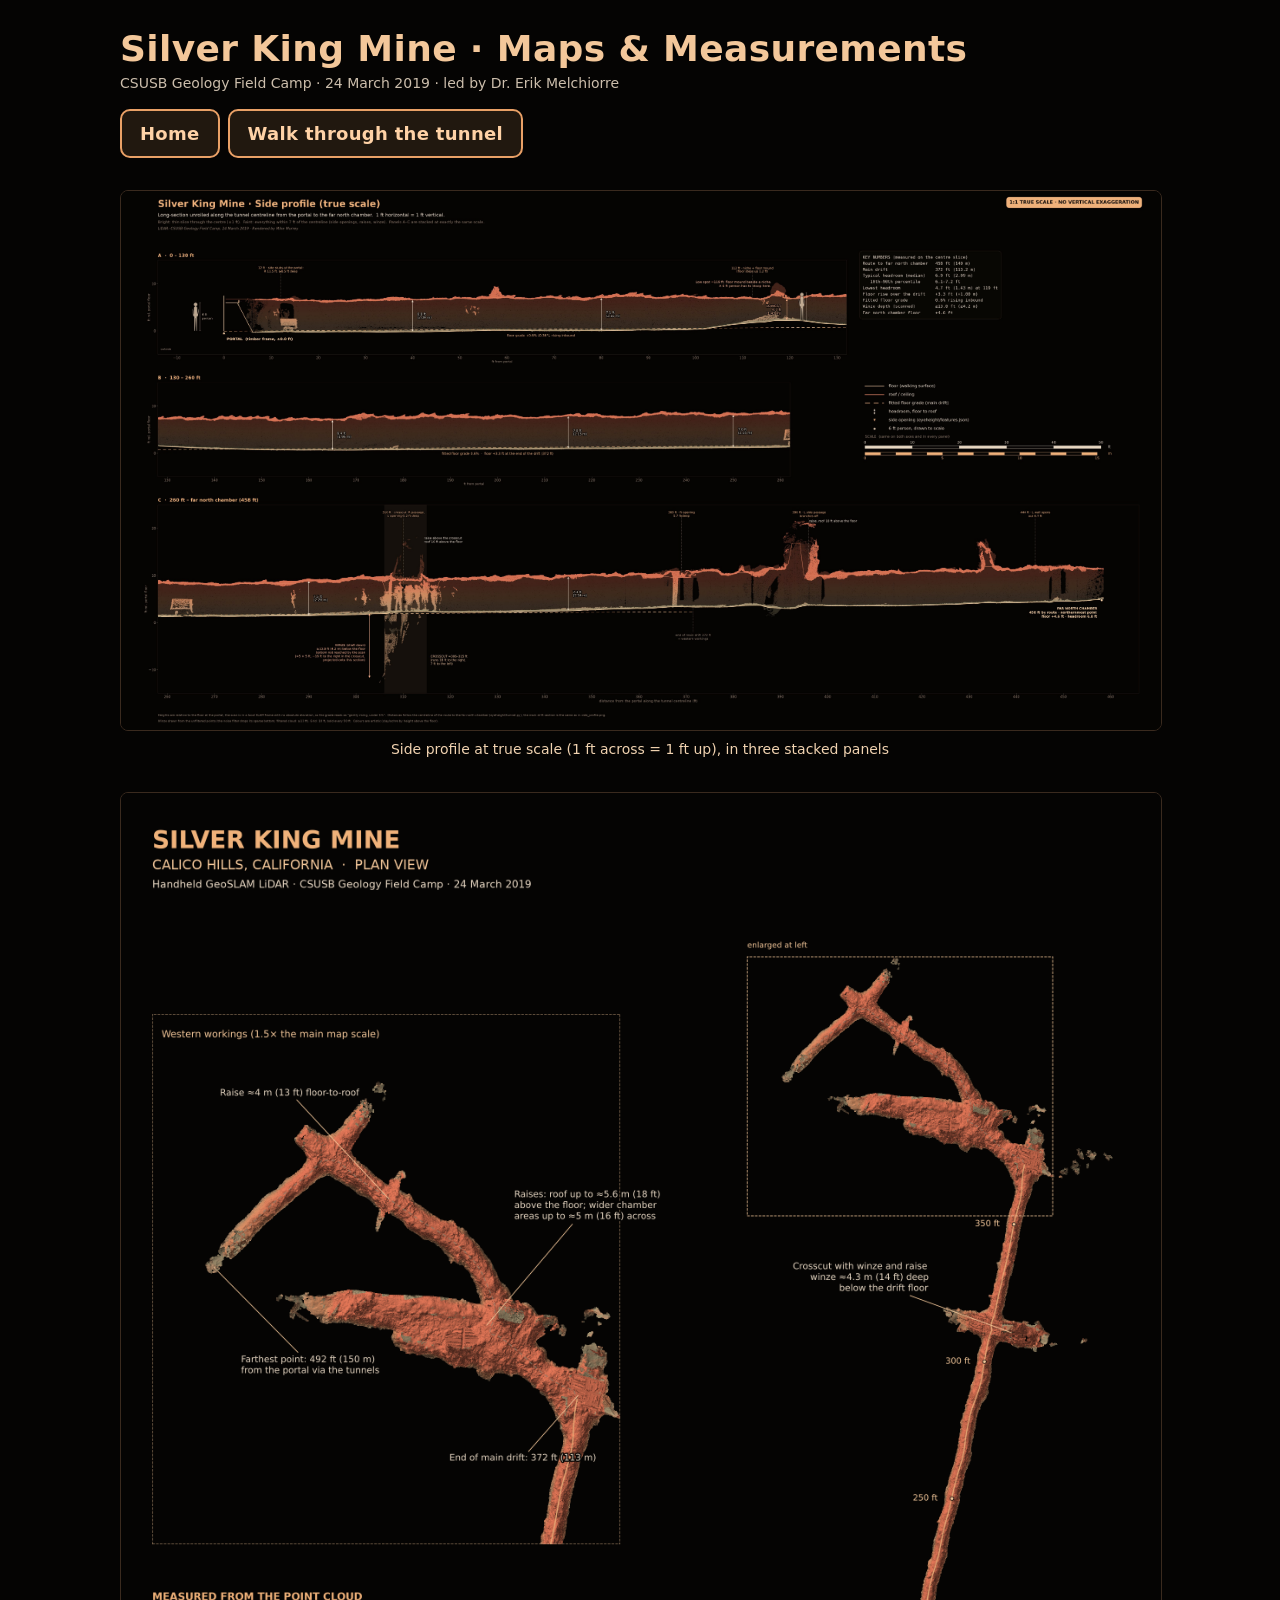
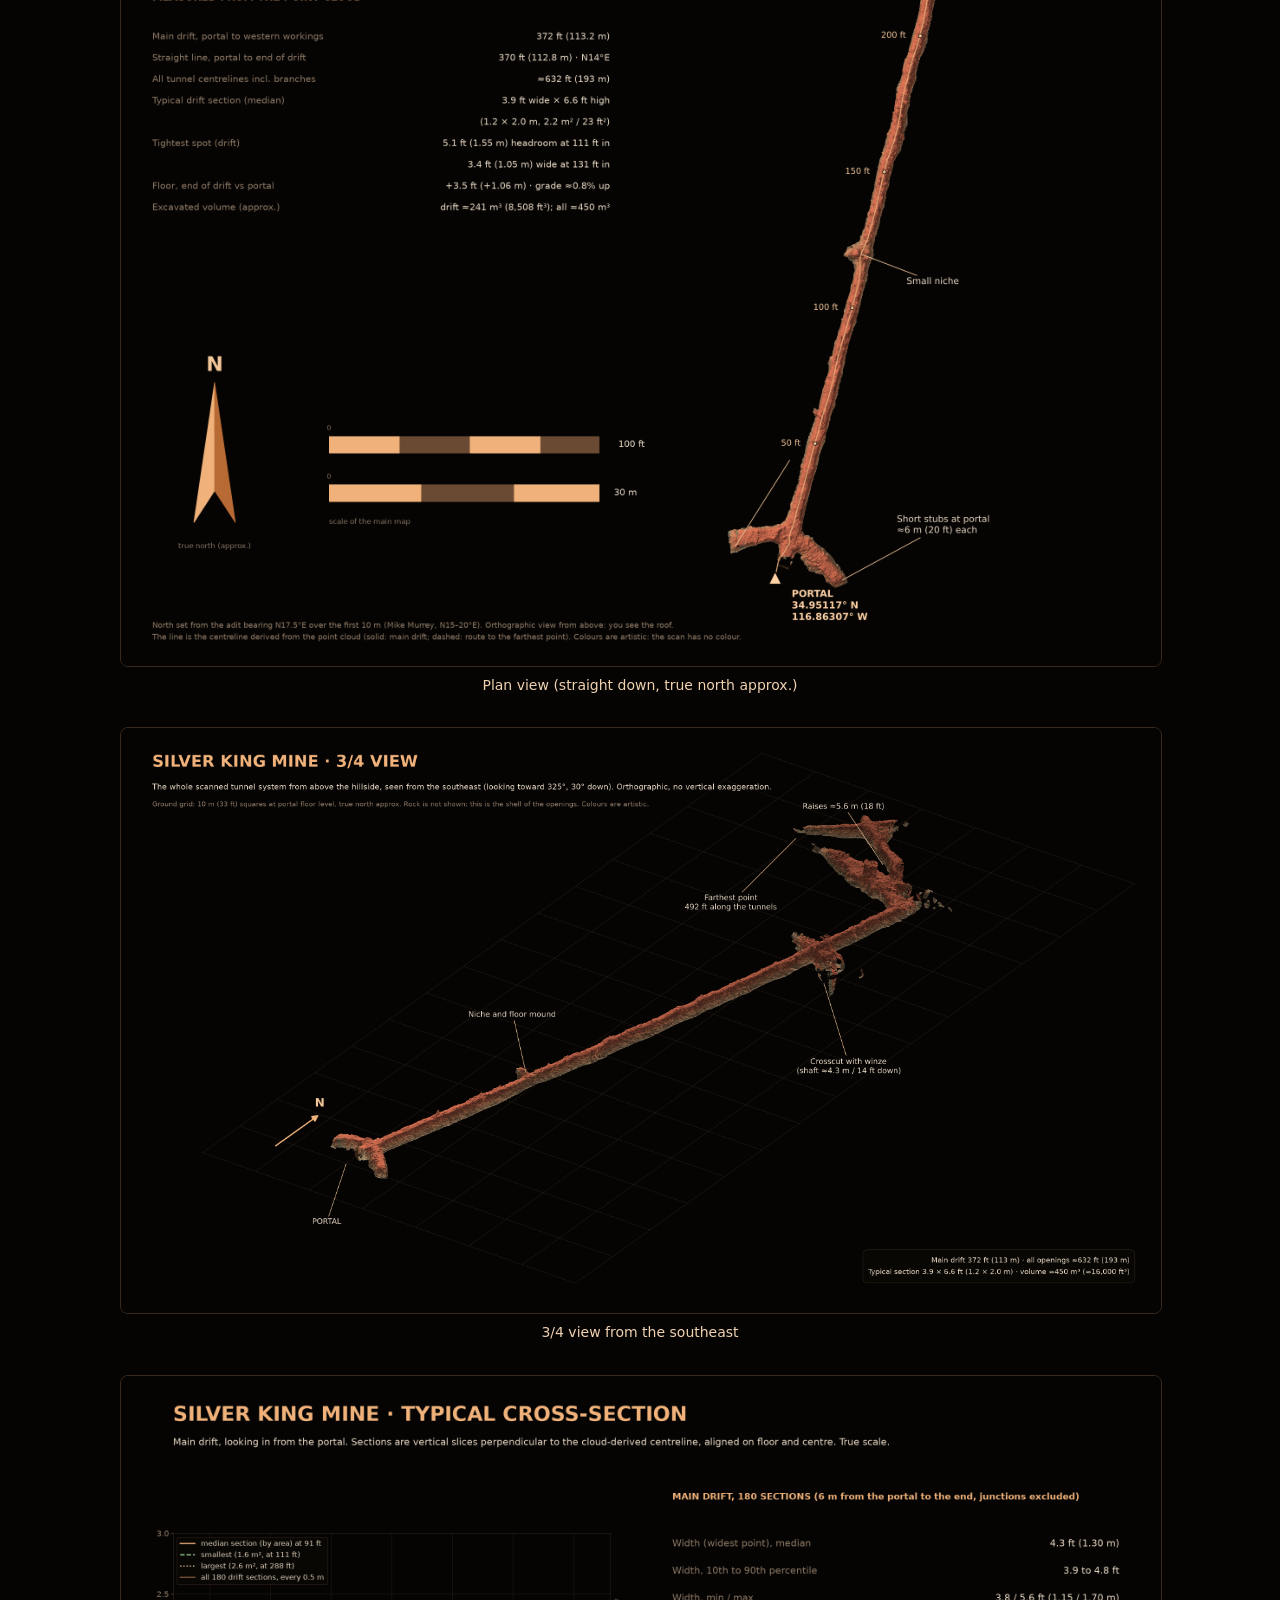
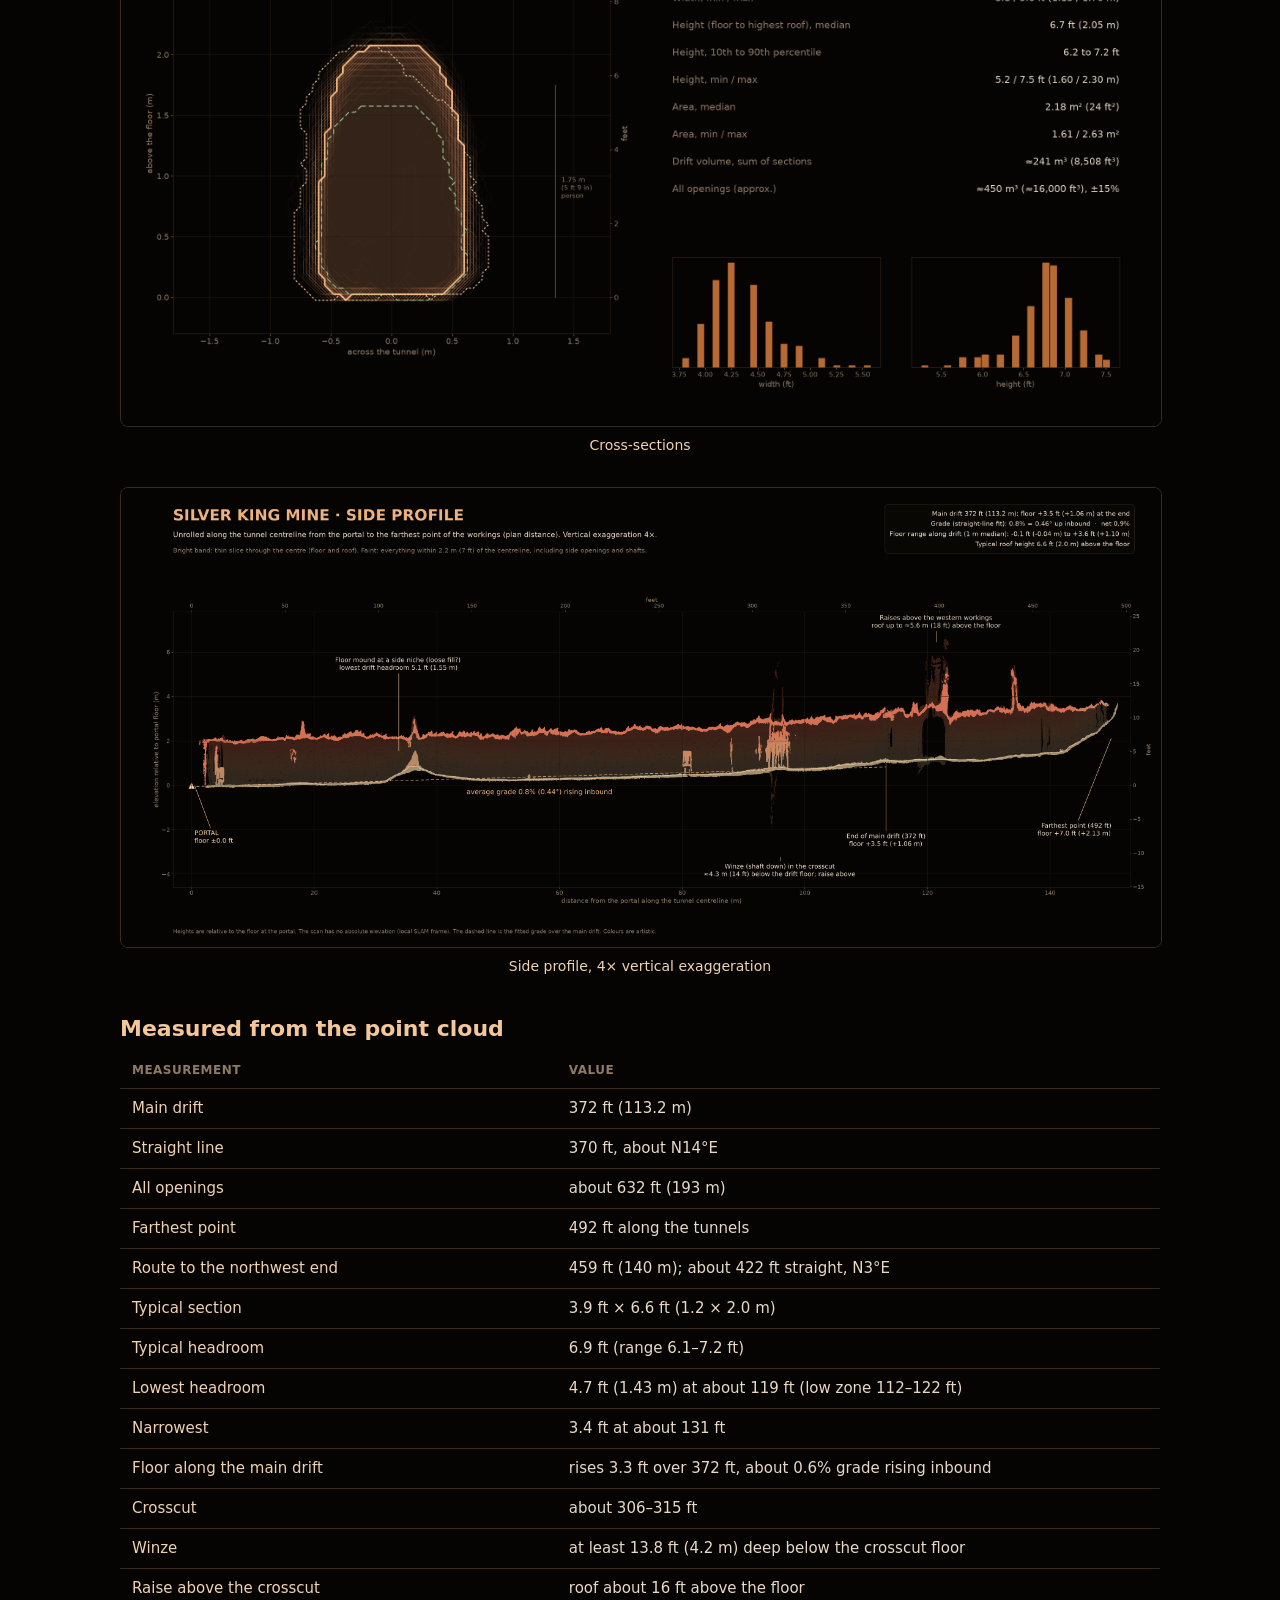
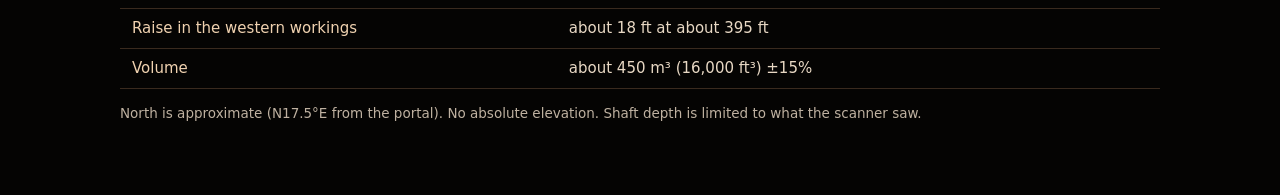
<file: maps.html>
<!DOCTYPE html>
<html lang="en"><head><meta charset="utf-8">
<title>Silver King Mine · Maps &amp; Measurements</title>
<meta name="viewport" content="width=device-width,initial-scale=1">
<style>
html,body{margin:0;background:#050403;font-family:system-ui,Segoe UI,Helvetica,Arial,sans-serif;color:#e8d8c4}
body{padding:28px 18px 72px}
main{width:min(1040px,100%);margin:0 auto}
h1{font-weight:600;font-size:clamp(26px,4vw,36px);margin:0 0 6px;color:#f3c79a;letter-spacing:.01em}
.credit{margin:0 0 18px;font-size:14px;opacity:.88}
.links{display:flex;flex-wrap:wrap;gap:8px;margin:4px 0 8px}
a.back{display:inline-block;margin:0;padding:12px 18px;border:2px solid #e9a066;border-radius:10px;background:rgba(233,160,102,.12);color:#ffd2a6;font-size:18px;font-weight:700;text-decoration:none;letter-spacing:.3px}
a.back:hover{background:rgba(233,160,102,.24)}
figure{margin:32px 0 8px}
figure a{display:block}
figure img{width:100%;height:auto;display:block;border-radius:8px;border:1px solid #3a2a1e;background:#0a0705}
figcaption{margin-top:8px;text-align:center;font-size:14px;line-height:1.45;color:#f0d2b0}
h2{font-weight:600;font-size:22px;margin:40px 0 12px;color:#f3c79a}
table{width:100%;border-collapse:collapse;font-size:15px;line-height:1.4}
th,td{text-align:left;padding:9px 12px;border-bottom:1px solid #3a2a1e;vertical-align:top}
th{font-size:12px;letter-spacing:.04em;text-transform:uppercase;color:#8f7a66;font-weight:600}
td:first-child{color:#f0d2b0;width:42%}
td:last-child{font-variant-numeric:tabular-nums}
.caveat{margin:14px 0 0;font-size:13.5px;line-height:1.5;opacity:.82}
</style></head>
<body>
<main>
<h1>Silver King Mine · Maps &amp; Measurements</h1>
<p class="credit">CSUSB Geology Field Camp · 24 March 2019 · led by Dr. Erik Melchiorre</p>
<p class="links"><a class="back" href="index.html">Home</a> <a class="back" href="walk.html">Walk through the tunnel</a></p>

<figure>
<a href="renders/side_profile_true.png"><img src="renders/side_profile_true_preview.jpg" alt="Side profile of the Silver King Mine at true scale, in three stacked panels"></a>
<figcaption>Side profile at true scale (1 ft across = 1 ft up), in three stacked panels</figcaption>
</figure>
<figure>
<a href="renders/plan_view.png"><img src="renders/plan_view.png" alt="Plan view of the Silver King Mine, straight down, true north approximate"></a>
<figcaption>Plan view (straight down, true north approx.)</figcaption>
</figure>
<figure>
<a href="renders/oblique_3d.png"><img src="renders/oblique_3d.png" alt="Three-quarter view of the Silver King Mine from the southeast"></a>
<figcaption>3/4 view from the southeast</figcaption>
</figure>
<figure>
<a href="renders/cross_section.png"><img src="renders/cross_section.png" alt="Cross-sections of the Silver King Mine drift"></a>
<figcaption>Cross-sections</figcaption>
</figure>
<figure>
<a href="renders/side_profile.png"><img src="renders/side_profile.png" alt="Side profile along the Silver King Mine tunnel, four times vertical exaggeration"></a>
<figcaption>Side profile, 4× vertical exaggeration</figcaption>
</figure>

<h2>Measured from the point cloud</h2>
<table>
<thead><tr><th>Measurement</th><th>Value</th></tr></thead>
<tbody>
<tr><td>Main drift</td><td>372 ft (113.2 m)</td></tr>
<tr><td>Straight line</td><td>370 ft, about N14°E</td></tr>
<tr><td>All openings</td><td>about 632 ft (193 m)</td></tr>
<tr><td>Farthest point</td><td>492 ft along the tunnels</td></tr>
<tr><td>Route to the northwest end</td><td>459 ft (140 m); about 422 ft straight, N3°E</td></tr>
<tr><td>Typical section</td><td>3.9 ft × 6.6 ft (1.2 × 2.0 m)</td></tr>
<tr><td>Typical headroom</td><td>6.9 ft (range 6.1–7.2 ft)</td></tr>
<tr><td>Lowest headroom</td><td>4.7 ft (1.43 m) at about 119 ft (low zone 112–122 ft)</td></tr>
<tr><td>Narrowest</td><td>3.4 ft at about 131 ft</td></tr>
<tr><td>Floor along the main drift</td><td>rises 3.3 ft over 372 ft, about 0.6% grade rising inbound</td></tr>
<tr><td>Crosscut</td><td>about 306–315 ft</td></tr>
<tr><td>Winze</td><td>at least 13.8 ft (4.2 m) deep below the crosscut floor</td></tr>
<tr><td>Raise above the crosscut</td><td>roof about 16 ft above the floor</td></tr>
<tr><td>Raise in the western workings</td><td>about 18 ft at about 395 ft</td></tr>
<tr><td>Volume</td><td>about 450 m³ (16,000 ft³) ±15%</td></tr>
</tbody>
</table>
<p class="caveat">North is approximate (N17.5°E from the portal). No absolute elevation. Shaft depth is limited to what the scanner saw.</p>
</main>
</body></html>
</file>
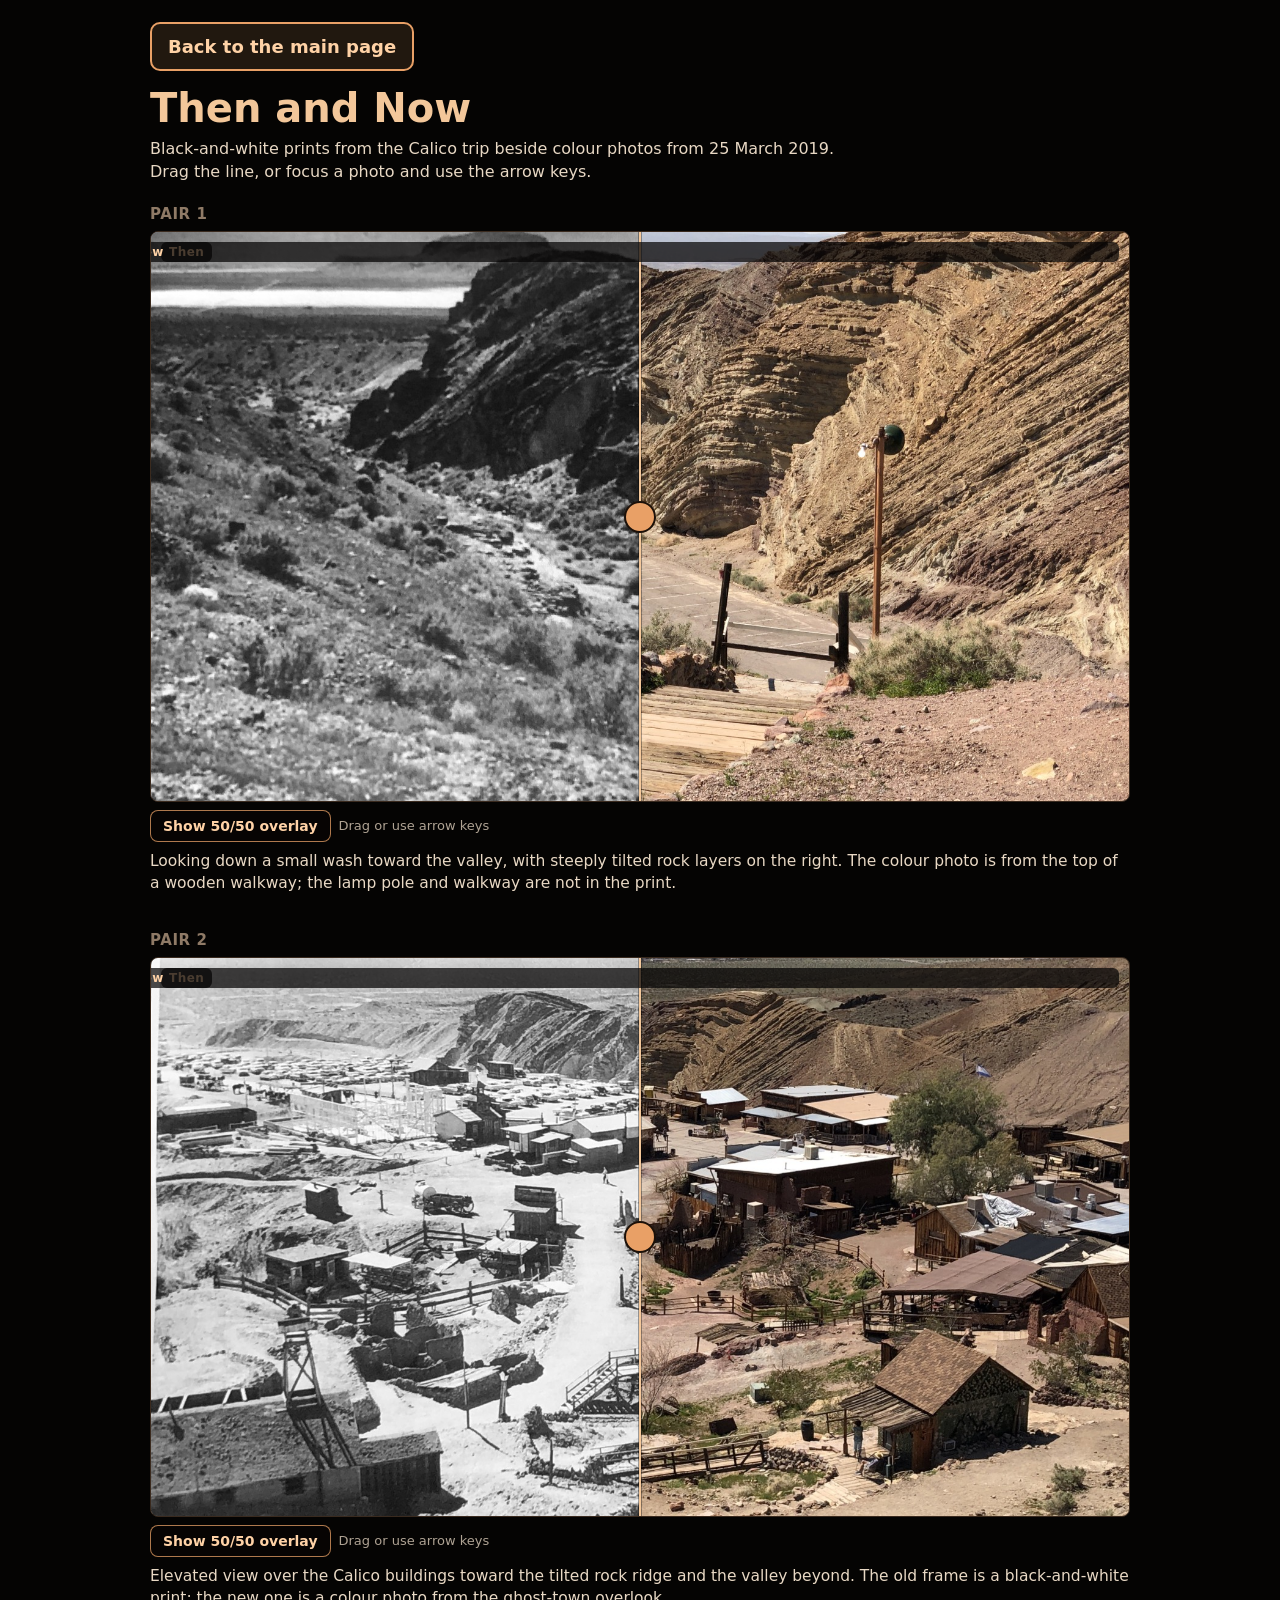
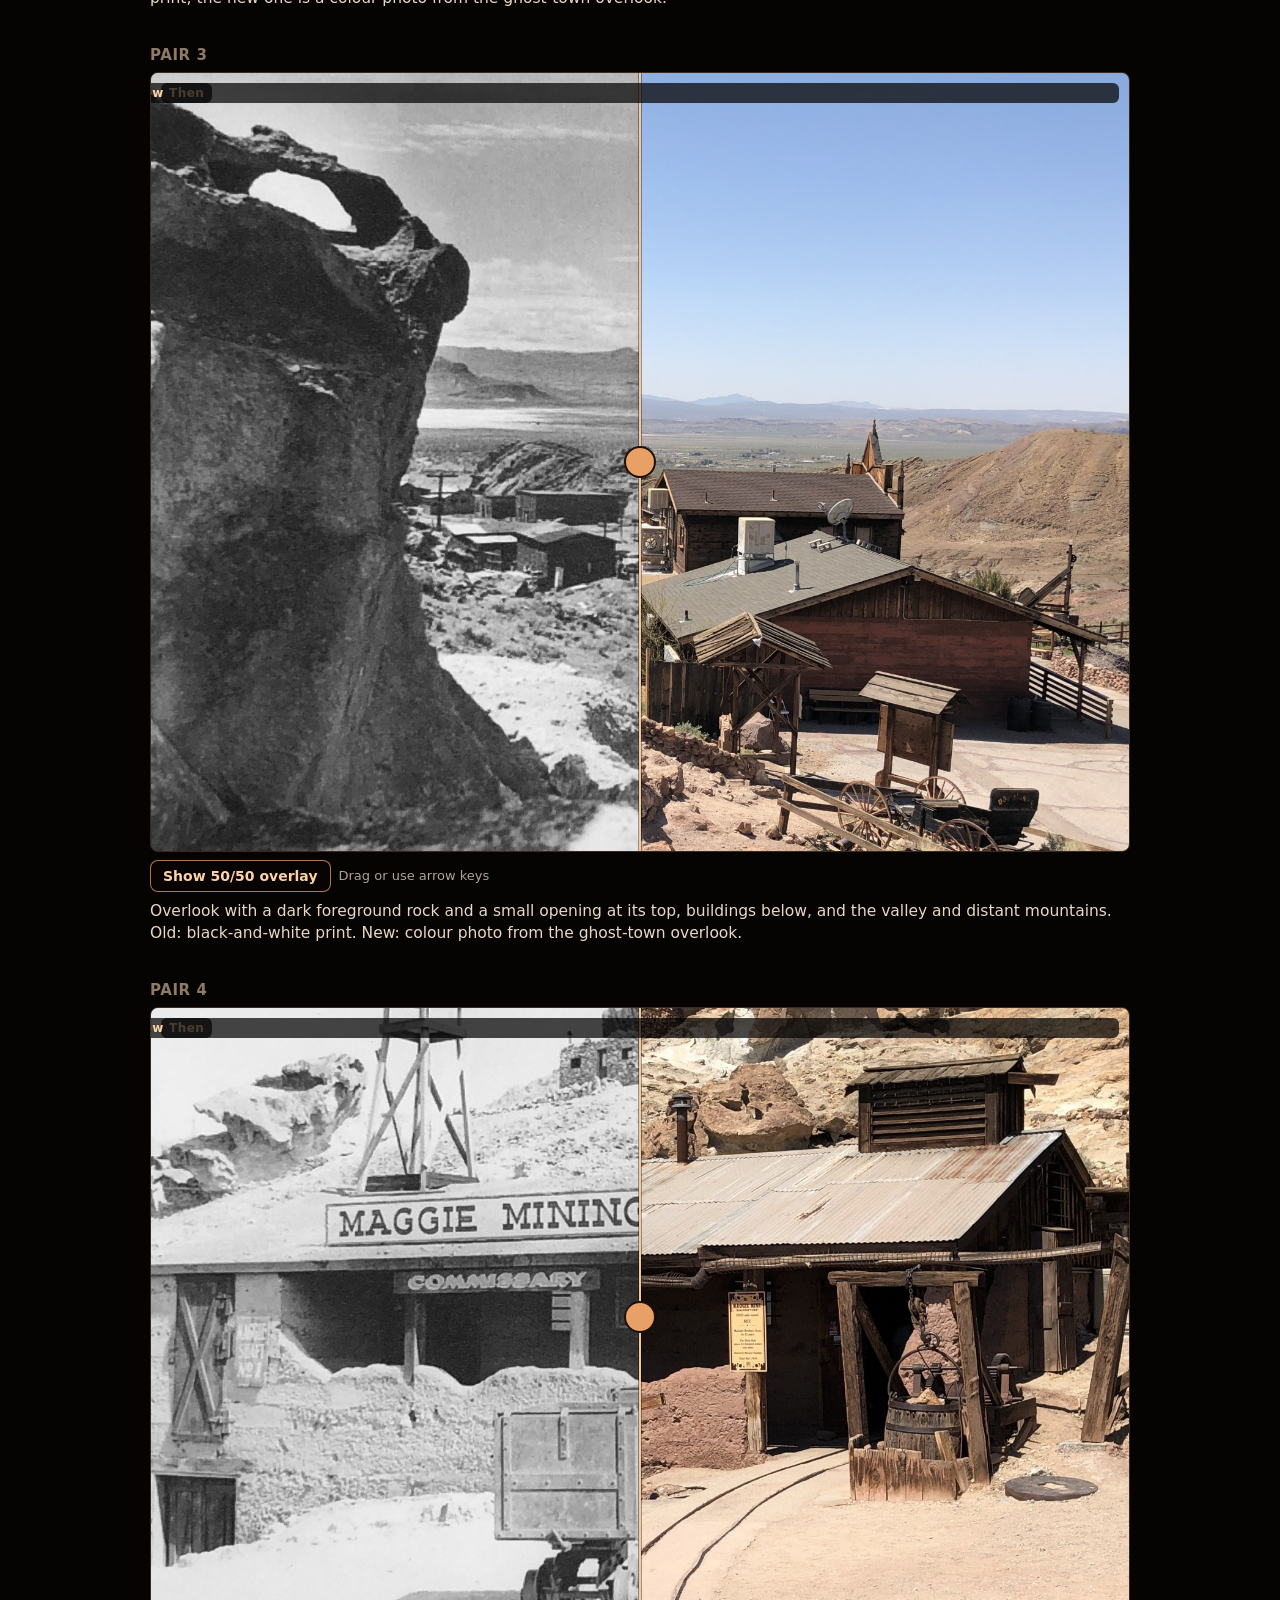
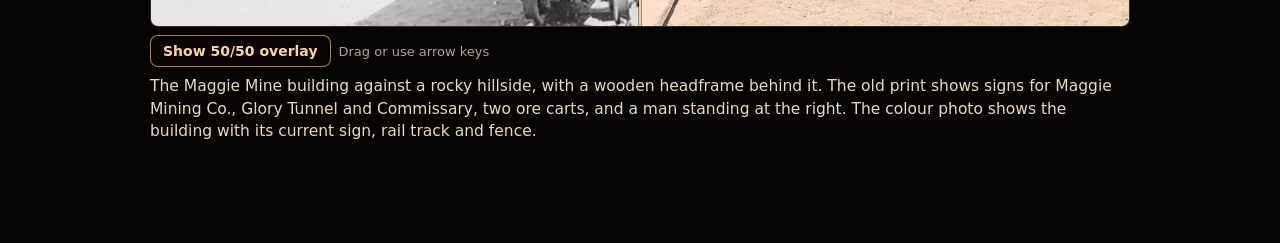
<file: slider.html>
<!DOCTYPE html>
<html lang="en"><head><meta charset="utf-8">
<title>Then and Now · Silver King Mine, Calico</title>
<meta name="viewport" content="width=device-width,initial-scale=1">
<style>
html,body{margin:0;background:#050403;color:#e8d8c4;font-family:system-ui,Segoe UI,Helvetica,Arial,sans-serif}
body{padding:22px 16px 64px}
main{width:min(980px,100%);margin:0 auto}
a{color:#f0b27a}
.back{display:inline-block;margin:0 0 14px;padding:12px 16px;border:2px solid #e9a066;border-radius:10px;background:rgba(233,160,102,.12);color:#ffd2a6;font-size:18px;font-weight:750;text-decoration:none}
.back:hover{background:rgba(233,160,102,.24);color:#fff}
h1{margin:0 0 6px;font-size:clamp(28px,5vw,40px);font-weight:650;color:#f3c79a}
.deck{margin:0 0 22px;font-size:16px;line-height:1.45;max-width:68ch}
.pair{margin:0 0 36px}
.pair h2{margin:0 0 8px;font-size:15px;letter-spacing:.04em;text-transform:uppercase;color:#8f7a66;font-weight:650}
.ba{position:relative;overflow:hidden;border-radius:8px;border:1px solid #3a2a1e;background:#0a0705;touch-action:none;cursor:ew-resize;outline:none}
.ba:focus-visible{box-shadow:0 0 0 2px #e9a066}
.ba .now,.ba .old{display:block;width:100%;height:auto;pointer-events:none;user-select:none;-webkit-user-drag:none}
.ba .clip{position:absolute;left:0;top:0;bottom:0;width:var(--pct,50%);overflow:hidden}
.ba .old{position:absolute;left:0;top:0;height:100%;max-width:none;width:auto}
.ba .handle{position:absolute;top:0;bottom:0;left:var(--pct,50%);width:44px;transform:translateX(-50%);display:flex;align-items:center;justify-content:center}
.ba .handle i{width:2px;height:100%;background:#f3c79a;box-shadow:0 0 0 1px rgba(0,0,0,.35)}
.ba .handle b{position:absolute;width:28px;height:28px;border-radius:50%;background:#e9a066;border:2px solid #1c1008}
.tag{position:absolute;top:10px;z-index:2;padding:4px 8px;border-radius:6px;background:rgba(5,4,3,.72);color:#ffd2a6;font:750 12px/1 system-ui,sans-serif;letter-spacing:.04em;pointer-events:none}
.tag.then{left:10px}
.tag.now{right:10px}
.ba.show-ov .clip,.ba.show-ov .handle,.ba.show-ov .tag{display:none}
.ba .ov{display:none;width:100%;height:auto}
.ba.show-ov .ov{display:block}
.ba.show-ov .now{display:none}
.row{display:flex;flex-wrap:wrap;gap:8px;align-items:center;margin:8px 0 0}
.toggle{appearance:none;cursor:pointer;background:rgba(10,7,5,.55);color:#ffd2a6;border:1px solid rgba(233,160,102,.75);border-radius:8px;padding:8px 12px;font:700 14px/1 system-ui,sans-serif}
.toggle[aria-pressed="true"]{background:rgba(233,160,102,.85);color:#1c1008}
.hint{font-size:13px;opacity:.75}
.cap{margin:8px 0 0;font-size:15.5px;line-height:1.45}
</style></head>
<body>
<main>
<a class="back" href="index.html">Back to the main page</a>
<h1>Then and Now</h1>
<p class="deck">Black-and-white prints from the Calico trip beside colour photos from 25 March 2019. Drag the line, or focus a photo and use the arrow keys.</p>
<div id="list"></div>
</main>
<script>
(function(){
'use strict';
var PAIRS=[
 {id:'pair01',w:1600,h:930,
  cap:'Looking down a small wash toward the valley, with steeply tilted rock layers on the right. The colour photo is from the top of a wooden walkway; the lamp pole and walkway are not in the print.'},
 {id:'pair02',w:1600,h:913,
  cap:'Elevated view over the Calico buildings toward the tilted rock ridge and the valley beyond. The old frame is a black-and-white print; the new one is a colour photo from the ghost-town overlook.'},
 {id:'pair03',w:1600,h:1273,
  cap:'Overlook with a dark foreground rock and a small opening at its top, buildings below, and the valley and distant mountains. Old: black-and-white print. New: colour photo from the ghost-town overlook.'},
 {id:'pair04',w:1600,h:1012,
  cap:'The Maggie Mine building against a rocky hillside, with a wooden headframe behind it. The old print shows signs for Maggie Mining Co., Glory Tunnel and Commissary, two ore carts, and a man standing at the right. The colour photo shows the building with its current sign, rail track and fence.'}
];
var list=document.getElementById('list');
function layout(ba){
  var img=ba.querySelector('.old');
  img.style.width=ba.clientWidth+'px';
}
function setSplit(ba, pct){
  pct=Math.max(0, Math.min(100, pct));
  ba.style.setProperty('--pct', pct+'%');
  ba.setAttribute('aria-valuenow', String(Math.round(pct)));
  layout(ba);
}
function fromEvent(ba, e){
  var r=ba.getBoundingClientRect();
  setSplit(ba, (e.clientX-r.left)/Math.max(1,r.width)*100);
}
PAIRS.forEach(function(p, n){
  var sec=document.createElement('section');
  sec.className='pair';
  sec.innerHTML=
    '<h2>Pair '+(n+1)+'</h2>'+
    '<div class="ba" tabindex="0" role="slider" aria-label="Then and now, pair '+(n+1)+'" aria-valuemin="0" aria-valuemax="100" aria-valuenow="50">'+
      '<img class="now" alt="" width="'+p.w+'" height="'+p.h+'" src="assets/pairs/'+p.id+'_new.jpg">'+
      '<div class="clip"><img class="old" alt="Then: black-and-white print. Now: colour photo." width="'+p.w+'" height="'+p.h+'" src="assets/pairs/'+p.id+'_old.jpg"></div>'+
      '<img class="ov" alt="50/50 overlay of the print and the colour photo" width="'+p.w+'" height="'+p.h+'">'+
      '<span class="tag then">Then</span><span class="tag now">Now</span>'+
      '<div class="handle" aria-hidden="true"><i></i><b></b></div>'+
    '</div>'+
    '<div class="row"><button type="button" class="toggle" aria-pressed="false">Show 50/50 overlay</button><span class="hint">Drag or use arrow keys</span></div>'+
    '<p class="cap"></p>';
  sec.querySelector('.cap').textContent=p.cap;
  var ba=sec.querySelector('.ba');
  var ov=ba.querySelector('.ov');
  var btn=sec.querySelector('.toggle');
  ba.addEventListener('pointerdown', function(e){
    if(ba.classList.contains('show-ov')) return;
    ba.setPointerCapture(e.pointerId);
    fromEvent(ba, e);
  });
  ba.addEventListener('pointermove', function(e){
    if(!ba.hasPointerCapture(e.pointerId)) return;
    fromEvent(ba, e);
  });
  ba.addEventListener('keydown', function(e){
    if(e.key!=='ArrowLeft' && e.key!=='ArrowRight') return;
    e.preventDefault();
    var cur=parseFloat(ba.getAttribute('aria-valuenow'))||50;
    setSplit(ba, cur+(e.key==='ArrowLeft'?-4:4));
  });
  btn.addEventListener('click', function(){
    var on=btn.getAttribute('aria-pressed')!=='true';
    btn.setAttribute('aria-pressed', on?'true':'false');
    btn.textContent=on?'Show the slider':'Show 50/50 overlay';
    ba.classList.toggle('show-ov', on);
    if(on && !ov.getAttribute('src')) ov.src='assets/pairs/'+p.id+'_overlay.jpg';
  });
  list.appendChild(sec);
  setSplit(ba, 50);
  var now=ba.querySelector('.now');
  if(now.complete) layout(ba);
  else now.addEventListener('load', function(){ layout(ba); });
});
addEventListener('resize', function(){
  document.querySelectorAll('.ba').forEach(layout);
});
})();
</script>
</body></html>
</file>
